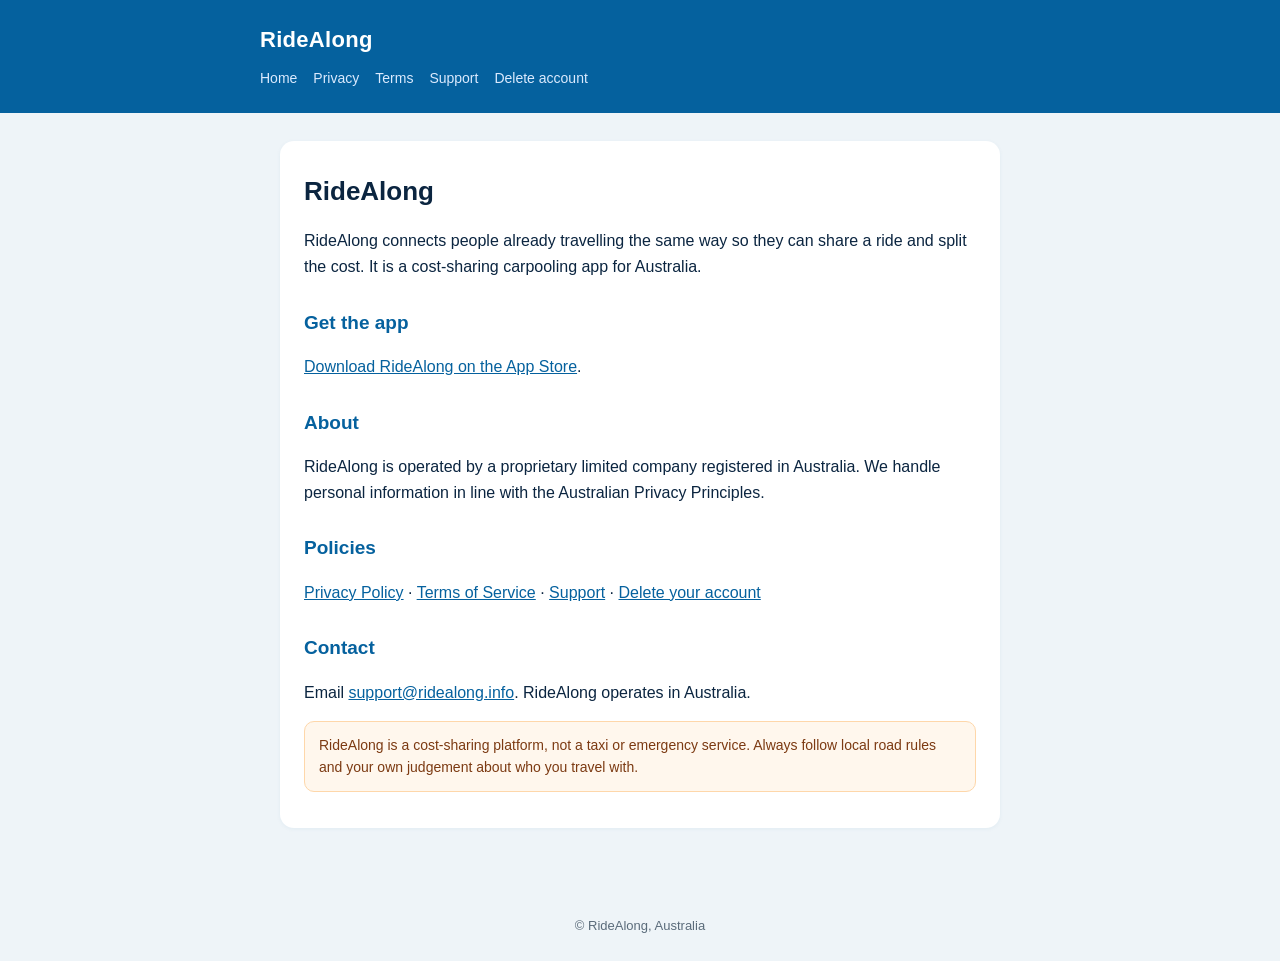
<file: index.html>
<!DOCTYPE html><html lang="en"><head><meta charset="utf-8"><meta name="viewport" content="width=device-width,initial-scale=1"><title>RideAlong — Carpooling across Australia</title><link rel="stylesheet" href="style.css"><meta name="description" content="RideAlong is peer-to-peer carpooling across Australia — share the spare seats on trips people are already making and split the cost. Policies and support."><link rel="canonical" href="https://bobbysw1.github.io/ridealong-legal/index.html"><meta name="theme-color" content="#05619e"><link rel="icon" href="favicon.svg" type="image/svg+xml"><link rel="icon" href="favicon.ico" sizes="any"><link rel="icon" type="image/png" sizes="32x32" href="favicon-32.png"><link rel="icon" type="image/png" sizes="16x16" href="favicon-16.png"><link rel="apple-touch-icon" href="apple-touch-icon.png"><link rel="manifest" href="site.webmanifest"><meta name="twitter:card" content="summary_large_image"><meta property="og:site_name" content="RideAlong"><meta property="og:type" content="website"><meta property="og:locale" content="en_AU"><meta property="og:image" content="https://bobbysw1.github.io/ridealong-legal/og.png"><meta property="og:image:width" content="1200"><meta property="og:image:height" content="630"><meta name="twitter:image" content="https://bobbysw1.github.io/ridealong-legal/og.png"><meta property="og:title" content="RideAlong — share the ride, split the cost"><meta property="og:description" content="RideAlong is peer-to-peer carpooling across Australia — share the spare seats on trips people are already making and split the cost. Policies and support."><meta property="og:url" content="https://bobbysw1.github.io/ridealong-legal/index.html"><meta name="twitter:title" content="RideAlong — share the ride, split the cost"><meta name="twitter:description" content="RideAlong is peer-to-peer carpooling across Australia — share the spare seats on trips people are already making and split the cost. Policies and support."></head><body>
<header><div class="wrap"><div class="brand">RideAlong</div><nav><a href="index.html">Home</a><a href="privacy.html">Privacy</a><a href="terms.html">Terms</a><a href="support.html">Support</a><a href="account-deletion.html">Delete account</a></nav></div></header>
<main><div class="card">
<h1>RideAlong</h1>
<p>RideAlong connects people already travelling the same way so they can share a ride and split the cost. It is a cost-sharing carpooling app for Australia.</p>
<h2>Get the app</h2>
<p><a href="https://apps.apple.com/au/app/id6809434560">Download RideAlong on the App Store</a>.</p>
<h2>About</h2>
<p>RideAlong is operated by a proprietary limited company registered in Australia. We handle personal information in line with the Australian Privacy Principles.</p>
<h2>Policies</h2>
<p><a href="privacy.html">Privacy Policy</a> &middot; <a href="terms.html">Terms of Service</a> &middot; <a href="support.html">Support</a> &middot; <a href="account-deletion.html">Delete your account</a></p>
<h2>Contact</h2>
<p>Email <a href="mailto:support@ridealong.info">support@ridealong.info</a>. RideAlong operates in Australia.</p>
<p class="note">RideAlong is a cost-sharing platform, not a taxi or emergency service. Always follow local road rules and your own judgement about who you travel with.</p>
</div></main>
<footer>&copy; RideAlong, Australia</footer>
</body></html>
</file>
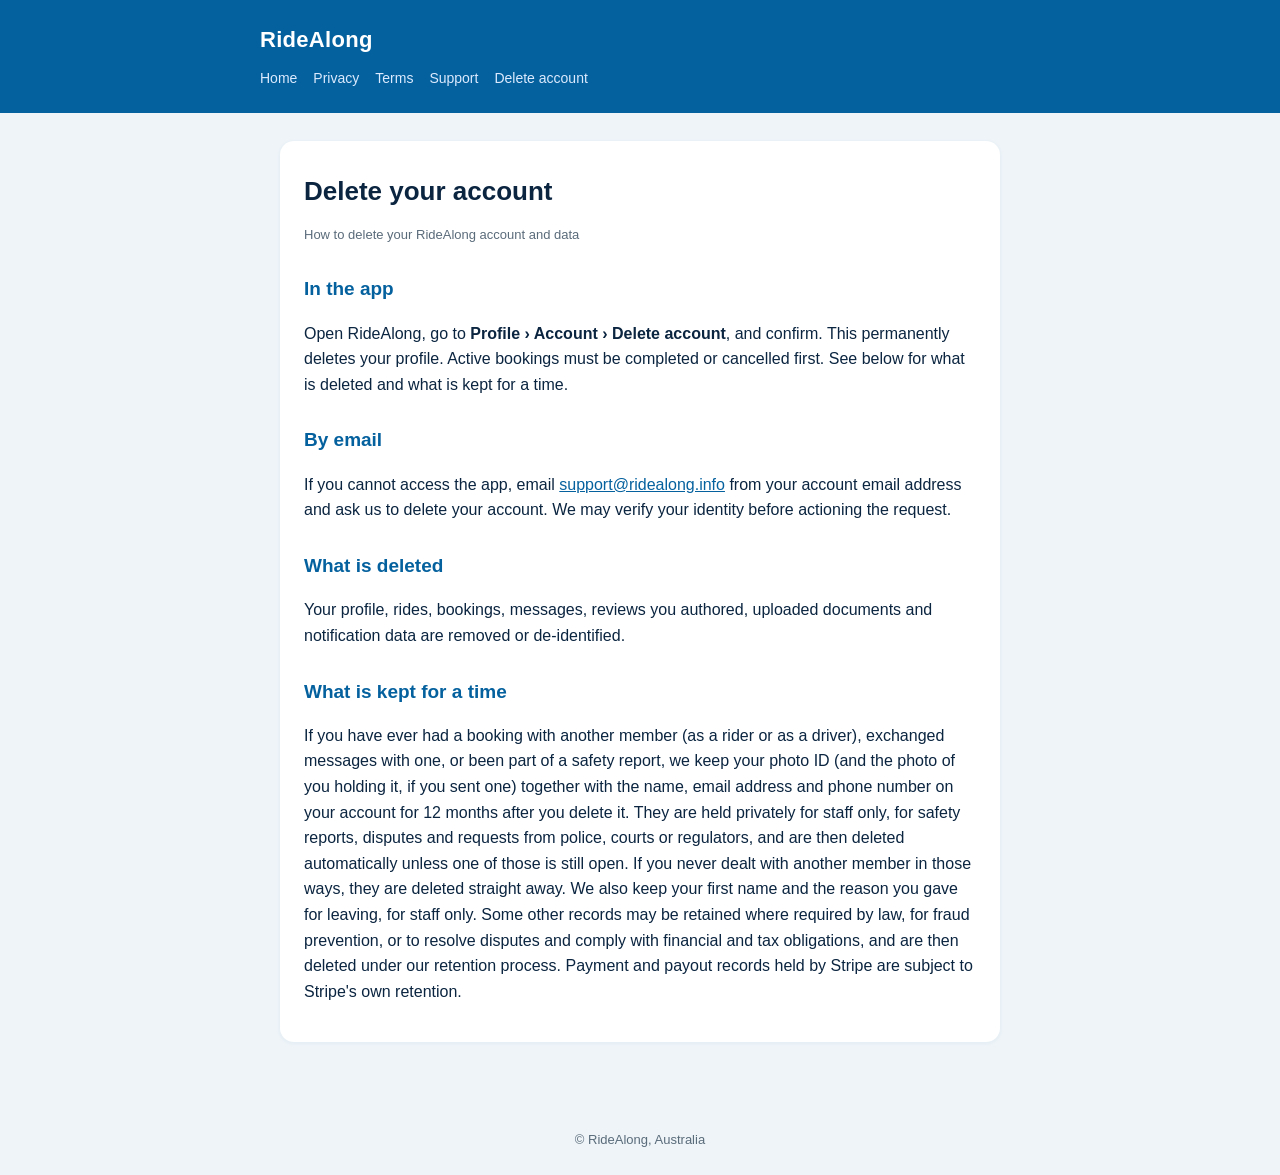
<file: account-deletion.html>
<!DOCTYPE html><html lang="en"><head><meta charset="utf-8"><meta name="viewport" content="width=device-width,initial-scale=1"><title>Delete your RideAlong account</title><link rel="stylesheet" href="style.css"><meta name="description" content="How to permanently delete your RideAlong account and data, from the app or by email."><link rel="canonical" href="https://bobbysw1.github.io/ridealong-legal/account-deletion.html"><meta name="theme-color" content="#05619e"><link rel="icon" href="favicon.svg" type="image/svg+xml"><link rel="icon" href="favicon.ico" sizes="any"><link rel="icon" type="image/png" sizes="32x32" href="favicon-32.png"><link rel="icon" type="image/png" sizes="16x16" href="favicon-16.png"><link rel="apple-touch-icon" href="apple-touch-icon.png"><link rel="manifest" href="site.webmanifest"><meta name="twitter:card" content="summary_large_image"><meta property="og:site_name" content="RideAlong"><meta property="og:type" content="website"><meta property="og:locale" content="en_AU"><meta property="og:image" content="https://bobbysw1.github.io/ridealong-legal/og.png"><meta property="og:image:width" content="1200"><meta property="og:image:height" content="630"><meta name="twitter:image" content="https://bobbysw1.github.io/ridealong-legal/og.png"><meta property="og:title" content="Delete your RideAlong account"><meta property="og:description" content="How to permanently delete your RideAlong account and data, from the app or by email."><meta property="og:url" content="https://bobbysw1.github.io/ridealong-legal/account-deletion.html"><meta name="twitter:title" content="Delete your RideAlong account"><meta name="twitter:description" content="How to permanently delete your RideAlong account and data, from the app or by email."></head><body>
<header><div class="wrap"><div class="brand">RideAlong</div><nav><a href="index.html">Home</a><a href="privacy.html">Privacy</a><a href="terms.html">Terms</a><a href="support.html">Support</a><a href="account-deletion.html">Delete account</a></nav></div></header>
<main><div class="card">
<h1>Delete your account</h1>
<p class="updated">How to delete your RideAlong account and data</p>
<h2>In the app</h2>
<p>Open RideAlong, go to <strong>Profile &rsaquo; Account &rsaquo; Delete account</strong>, and confirm. This permanently deletes your profile. Active bookings must be completed or cancelled first. See below for what is deleted and what is kept for a time.</p>
<h2>By email</h2>
<p>If you cannot access the app, email <a href="mailto:support@ridealong.info">support@ridealong.info</a> from your account email address and ask us to delete your account. We may verify your identity before actioning the request.</p>
<h2>What is deleted</h2>
<p>Your profile, rides, bookings, messages, reviews you authored, uploaded documents and notification data are removed or de-identified.</p>
<h2 id="what-is-kept-for-a-time">What is kept for a time</h2>
<p>If you have ever had a booking with another member (as a rider or as a driver), exchanged messages with one, or been part of a safety report, we keep your photo ID (and the photo of you holding it, if you sent one) together with the name, email address and phone number on your account for 12 months after you delete it. They are held privately for staff only, for safety reports, disputes and requests from police, courts or regulators, and are then deleted automatically unless one of those is still open. If you never dealt with another member in those ways, they are deleted straight away. We also keep your first name and the reason you gave for leaving, for staff only. Some other records may be retained where required by law, for fraud prevention, or to resolve disputes and comply with financial and tax obligations, and are then deleted under our retention process. Payment and payout records held by Stripe are subject to Stripe's own retention.</p>
</div></main>
<footer>&copy; RideAlong, Australia</footer>
</body></html>
</file>
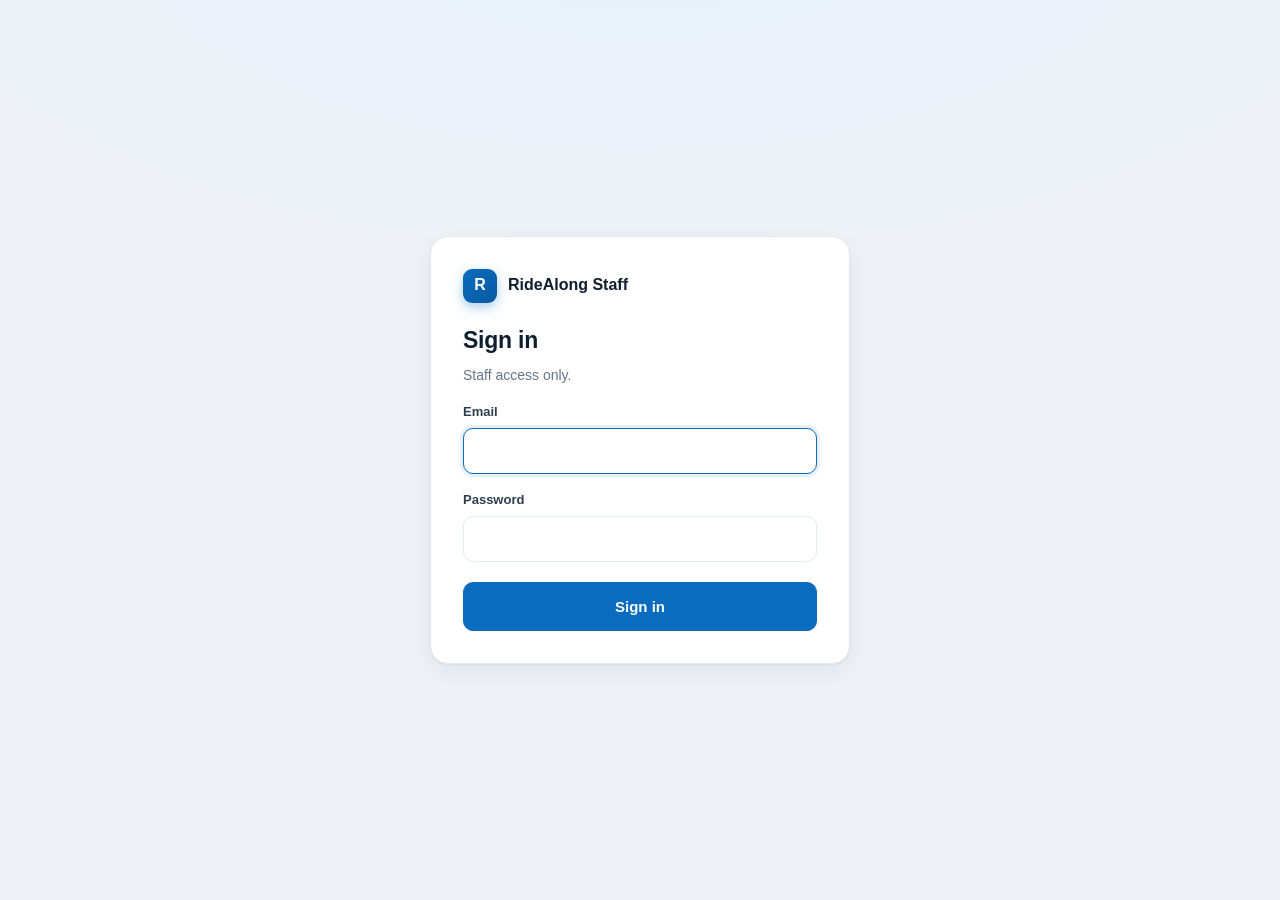
<file: admin.html>
<!doctype html>
<html lang="en-AU">
<head>
<meta charset="utf-8">
<meta name="viewport" content="width=device-width, initial-scale=1, viewport-fit=cover">
<meta name="robots" content="noindex, nofollow">
<meta name="referrer" content="no-referrer">
<meta name="color-scheme" content="light dark">
<meta http-equiv="Content-Security-Policy" content="default-src 'none'; script-src 'self'; style-src 'self' 'unsafe-inline'; img-src 'self' data:; connect-src https://mkeebusqmkazqnpmaoil.supabase.co; base-uri 'none'; form-action 'none'">
<title>RideAlong Staff</title>
<link rel="stylesheet" href="admin.css">
</head>
<body>
<div id="root"></div>
<div id="toast" role="status" aria-live="polite" hidden></div>
<dialog id="dialog"></dialog>
<script src="qrcode.min.js"></script>
<script src="supabase-js-2.45.4.min.js"></script>
<script src="admin.js"></script>
</body>
</html>
</file>
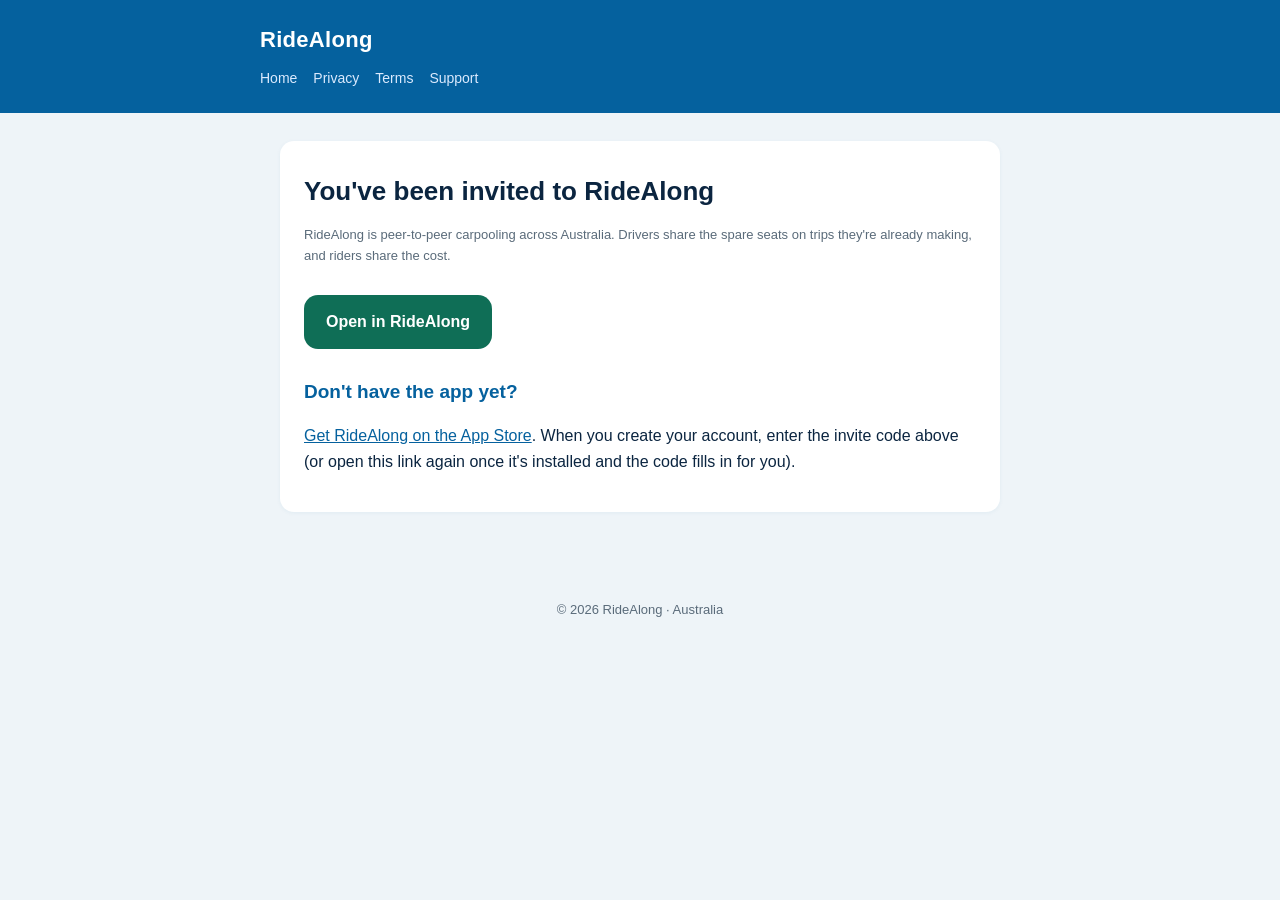
<file: invite.html>
<!DOCTYPE html><html lang="en"><head><meta charset="utf-8"><meta name="viewport" content="width=device-width,initial-scale=1"><title>You're invited to RideAlong</title><link rel="stylesheet" href="style.css"><meta name="description" content="You've been invited to RideAlong — peer-to-peer carpooling across Australia. Open your invite and get the app."><link rel="canonical" href="https://bobbysw1.github.io/ridealong-legal/invite.html"><meta name="theme-color" content="#05619e"><link rel="icon" href="favicon.svg" type="image/svg+xml"><link rel="icon" href="favicon.ico" sizes="any"><link rel="icon" type="image/png" sizes="32x32" href="favicon-32.png"><link rel="icon" type="image/png" sizes="16x16" href="favicon-16.png"><link rel="apple-touch-icon" href="apple-touch-icon.png"><link rel="manifest" href="site.webmanifest"><meta name="twitter:card" content="summary_large_image"><meta property="og:site_name" content="RideAlong"><meta property="og:type" content="website"><meta property="og:locale" content="en_AU"><meta property="og:image" content="https://bobbysw1.github.io/ridealong-legal/og.png"><meta property="og:image:width" content="1200"><meta property="og:image:height" content="630"><meta name="twitter:image" content="https://bobbysw1.github.io/ridealong-legal/og.png"><meta property="og:title" content="You're invited to RideAlong"><meta property="og:description" content="You've been invited to RideAlong — peer-to-peer carpooling across Australia. Open your invite and get the app."><meta property="og:url" content="https://bobbysw1.github.io/ridealong-legal/invite.html"><meta name="twitter:title" content="You're invited to RideAlong"><meta name="twitter:description" content="You've been invited to RideAlong — peer-to-peer carpooling across Australia. Open your invite and get the app."></head><body>
<header><div class="wrap"><div class="brand">RideAlong</div><nav><a href="index.html">Home</a><a href="privacy.html">Privacy</a><a href="terms.html">Terms</a><a href="support.html">Support</a></nav></div></header>
<main><div class="card">
<h1>You've been invited to RideAlong</h1>
<p class="updated">RideAlong is peer-to-peer carpooling across Australia. Drivers share the spare seats on trips they're already making, and riders share the cost.</p>
<p id="codeline" style="display:none;">Your invite code: <strong id="code" style="font-family:ui-monospace,Menlo,monospace;font-size:1.3em;letter-spacing:.06em;"></strong></p>
<p style="margin:28px 0;">
  <a id="open" class="btn" href="#" style="display:inline-block;padding:14px 22px;border-radius:14px;background:#0f6e56;color:#fff;text-decoration:none;font-weight:600;">Open in RideAlong</a>
</p>
<h2>Don't have the app yet?</h2>
<p><a id="store" href="https://apps.apple.com/au/app/id6809434560">Get RideAlong on the App Store</a>. When you create your account, enter the invite code above (or open this link again once it's installed and the code fills in for you).</p>
</div></main>
<footer><div class="wrap">&copy; <span id="y"></span> RideAlong &middot; Australia</div></footer>
<script>
  document.getElementById('y').textContent = new Date().getFullYear();
  // Only letters and digits are ever used from the URL, so nothing else can reach the page or the app link.
  var code = (new URLSearchParams(location.search).get('code') || '').replace(/[^A-Za-z0-9]/g, '').toUpperCase().slice(0, 12);
  document.getElementById('open').setAttribute('href', code.length >= 4 ? 'ridealong://invite/' + code : 'ridealong://');
  if (code.length >= 4) { document.getElementById('code').textContent = code; document.getElementById('codeline').style.display = 'block'; }
  // Android: Chrome only opens an installed app reliably through an intent link, which also falls back
  // to Google Play when RideAlong isn't installed. iPhone keeps the ridealong:// link and the App Store.
  var play = 'https://play.google.com/store/apps/details?id=au.com.ridealong.app';
  if (/Android/i.test(navigator.userAgent)) {
    var store = document.getElementById('store');
    store.setAttribute('href', play); store.textContent = 'Get RideAlong on Google Play';
    document.getElementById('open').setAttribute('href', 'intent://' + (code.length >= 4 ? 'invite/' + code : '') + '#Intent;scheme=ridealong;package=au.com.ridealong.app;S.browser_fallback_url=' + encodeURIComponent(play) + ';end');
  }
</script>
</body></html>
</file>
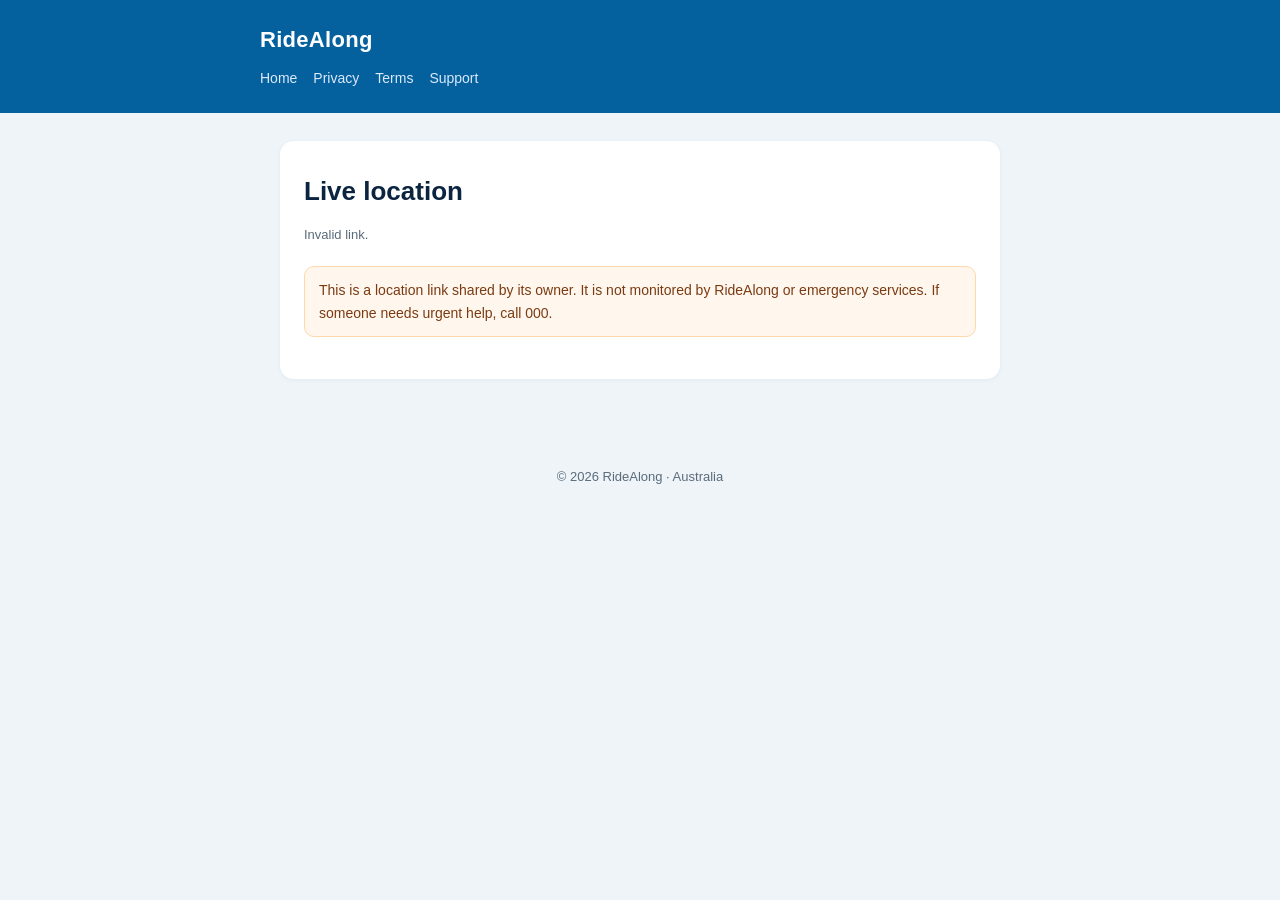
<file: live.html>
<!DOCTYPE html><html lang="en"><head><meta charset="utf-8"><meta name="viewport" content="width=device-width,initial-scale=1"><title>RideAlong live location</title><link rel="stylesheet" href="style.css"><link rel="stylesheet" href="vendor/leaflet/leaflet.css"><meta name="description" content="A live-location link shared from RideAlong."><link rel="canonical" href="https://bobbysw1.github.io/ridealong-legal/live.html"><meta name="robots" content="noindex,follow"><meta name="theme-color" content="#05619e"><link rel="icon" href="favicon.svg" type="image/svg+xml"><link rel="icon" href="favicon.ico" sizes="any"><link rel="icon" type="image/png" sizes="32x32" href="favicon-32.png"><link rel="icon" type="image/png" sizes="16x16" href="favicon-16.png"><link rel="apple-touch-icon" href="apple-touch-icon.png"><link rel="manifest" href="site.webmanifest"><meta name="twitter:card" content="summary_large_image"><meta property="og:site_name" content="RideAlong"><meta property="og:type" content="website"><meta property="og:locale" content="en_AU"><meta property="og:image" content="https://bobbysw1.github.io/ridealong-legal/og.png"><meta property="og:image:width" content="1200"><meta property="og:image:height" content="630"><meta name="twitter:image" content="https://bobbysw1.github.io/ridealong-legal/og.png"><meta property="og:title" content="RideAlong live location"><meta property="og:description" content="A live-location link shared from RideAlong."><meta property="og:url" content="https://bobbysw1.github.io/ridealong-legal/live.html"><meta name="twitter:title" content="RideAlong live location"><meta name="twitter:description" content="A live-location link shared from RideAlong."></head><body>
<header><div class="wrap"><div class="brand">RideAlong</div><nav><a href="index.html">Home</a><a href="privacy.html">Privacy</a><a href="terms.html">Terms</a><a href="support.html">Support</a></nav></div></header>
<main><div class="card"><h1>Live location</h1><p class="updated" id="status">Checking this live-location link…</p><div id="map" style="height:330px;border-radius:14px;display:none"></div><p class="note">This is a location link shared by its owner. It is not monitored by RideAlong or emergency services. If someone needs urgent help, call 000.</p><p class="updated" id="updated"></p></div></main>
<footer><div class="wrap">&copy; <span id="y"></span> RideAlong &middot; Australia</div></footer>
<script src="vendor/leaflet/leaflet.js"></script><script>
document.getElementById('y').textContent=new Date().getFullYear();
L.Icon.Default.prototype.options.imagePath='vendor/leaflet/images/';
const token=new URLSearchParams(location.search).get('token')||''; const status=document.getElementById('status'), updated=document.getElementById('updated'), mapEl=document.getElementById('map'); let map, marker;
function setStatus(text){status.textContent=text} function age(iso){return iso?Math.max(0,Math.round((Date.now()-new Date(iso))/1000)):null}
async function poll(){if(!/^[a-f0-9]{32}$/i.test(token)){setStatus('Invalid link.');return} try { const r=await fetch('https://mkeebusqmkazqnpmaoil.supabase.co/functions/v1/live-location?token='+encodeURIComponent(token)); if(r.status===404){setStatus('Invalid link.');return} const d=await r.json(); if(!d.active){setStatus(d.expired?'This link has expired.':'Sharing has stopped.'); mapEl.style.display='none'; updated.textContent='';return} if(d.lat==null||d.lon==null){setStatus('Waiting for the first location update…');return} setStatus('Location is being shared.'); mapEl.style.display='block'; const point=[d.lat,d.lon]; if(!map){map=L.map('map').setView(point,15);L.tileLayer('https://{s}.tile.openstreetmap.org/{z}/{x}/{y}.png',{maxZoom:19,attribution:'© OpenStreetMap contributors'}).addTo(map);marker=L.marker(point).addTo(map)}else{marker.setLatLng(point);map.setView(point)} const seconds=age(d.updatedAt);updated.textContent=seconds===null?'Waiting for an update.':'Updated '+seconds+'s ago'+(d.accuracy!=null?' · accuracy ±'+Math.round(d.accuracy)+' m':''); }catch(_){setStatus('Could not refresh the location. Trying again…')} }
poll();setInterval(poll,10000);
</script></body></html>
</file>
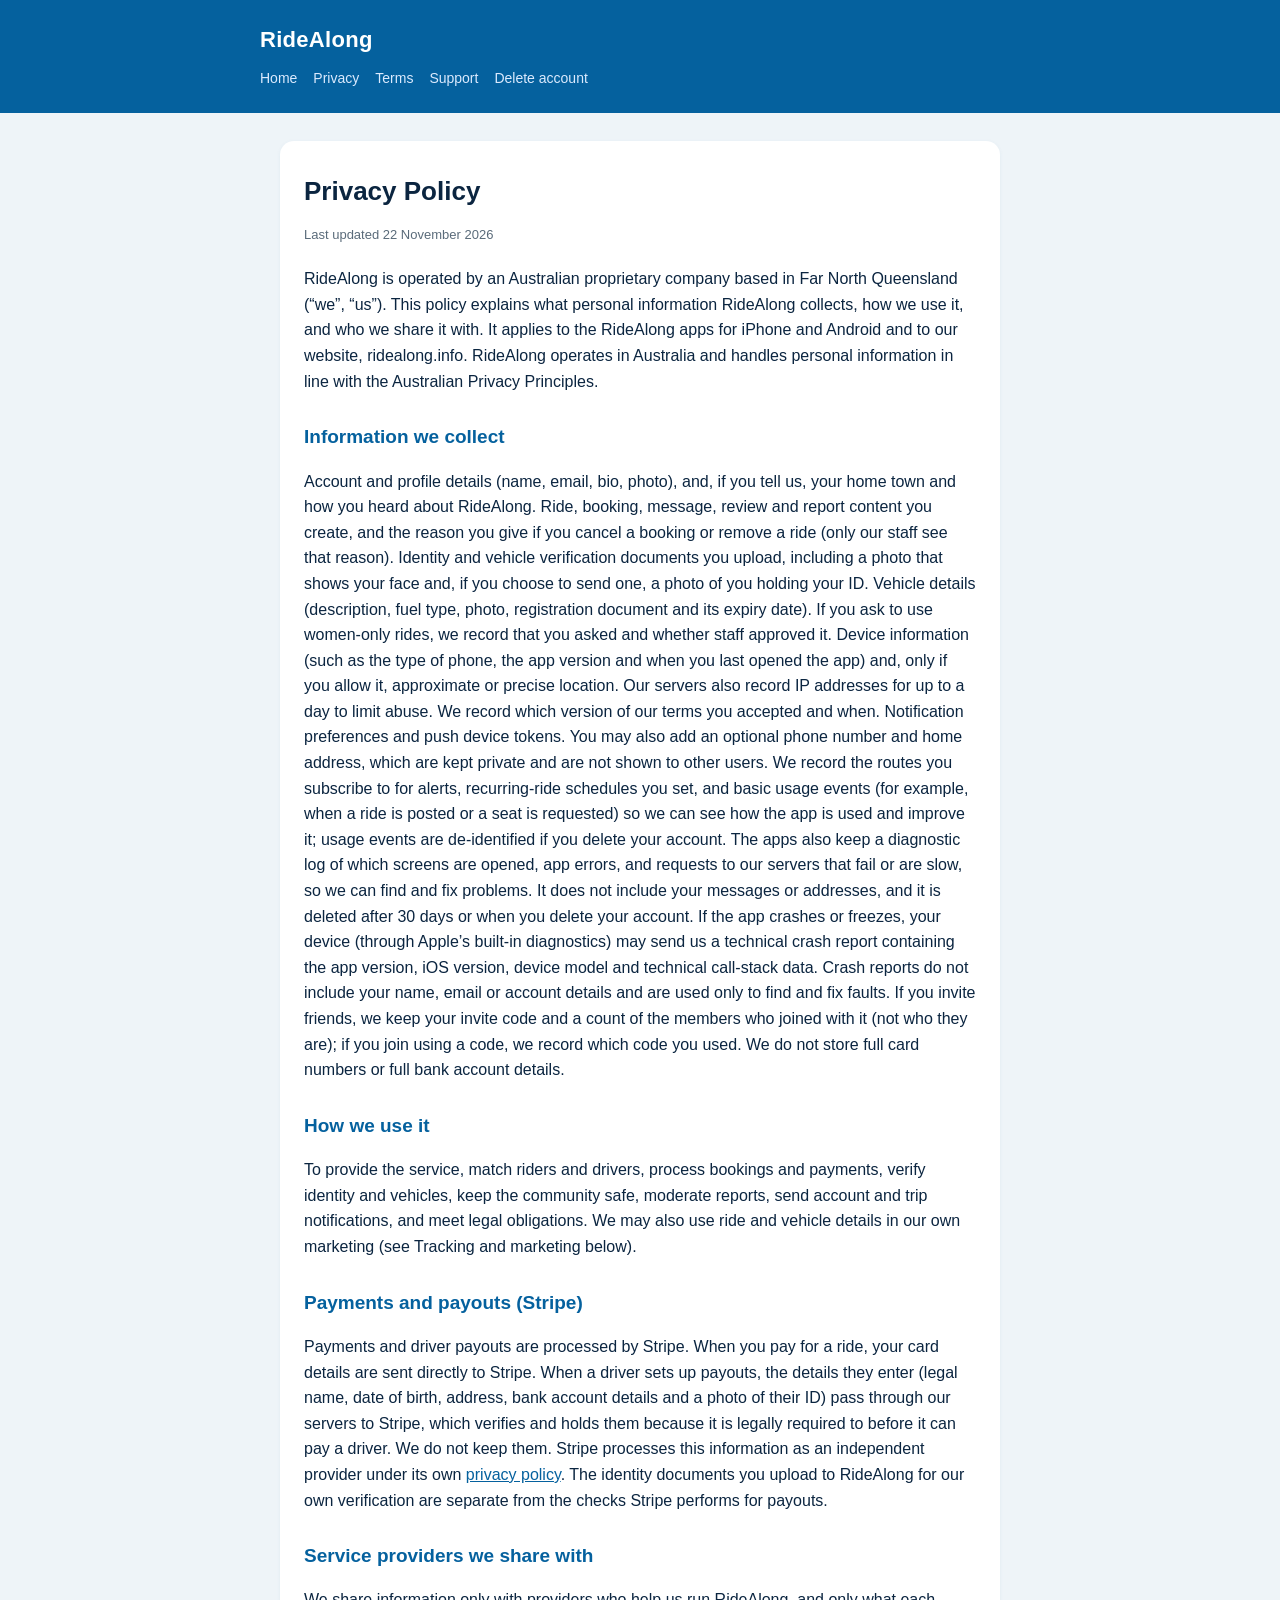
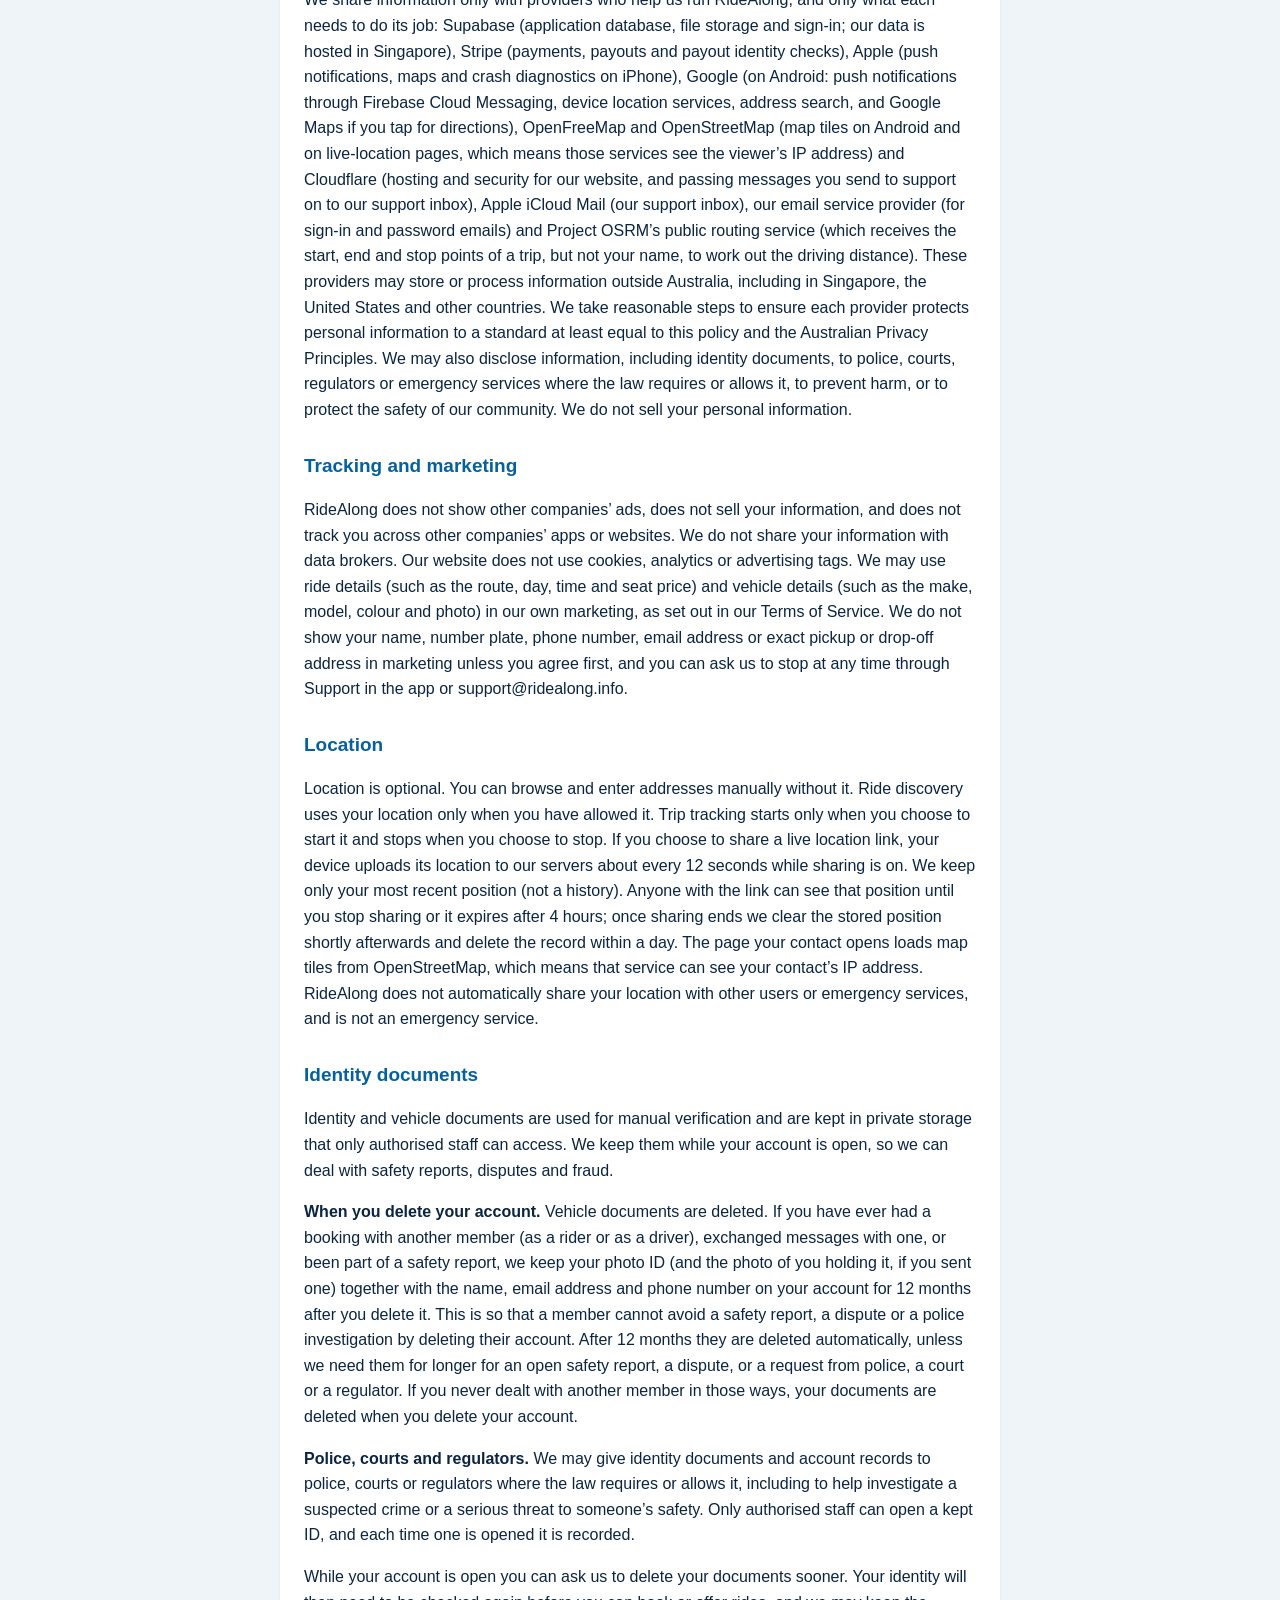
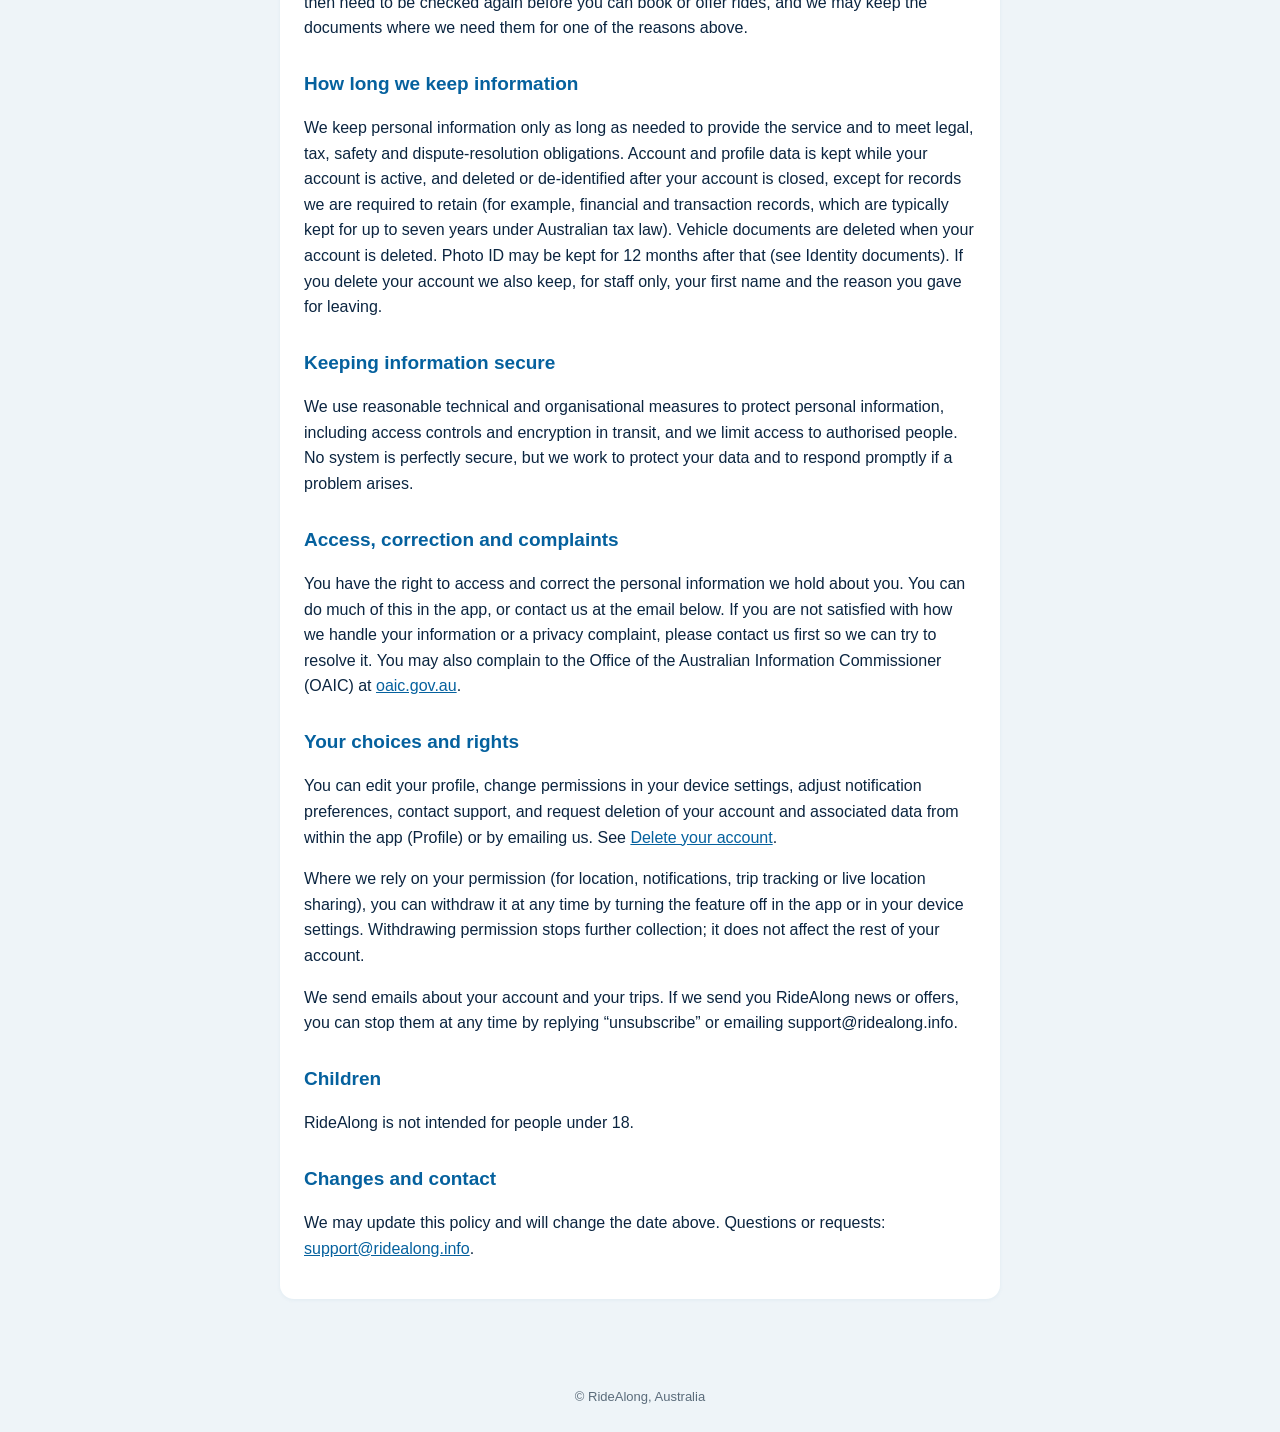
<file: privacy.html>
<!DOCTYPE html><html lang="en"><head><meta charset="utf-8"><meta name="viewport" content="width=device-width,initial-scale=1"><title>RideAlong Privacy Policy</title><link rel="stylesheet" href="style.css"><meta name="description" content="How RideAlong collects, uses and protects your personal information, in line with the Australian Privacy Principles."><link rel="canonical" href="https://bobbysw1.github.io/ridealong-legal/privacy.html"><meta name="theme-color" content="#05619e"><link rel="icon" href="favicon.svg" type="image/svg+xml"><link rel="icon" href="favicon.ico" sizes="any"><link rel="icon" type="image/png" sizes="32x32" href="favicon-32.png"><link rel="icon" type="image/png" sizes="16x16" href="favicon-16.png"><link rel="apple-touch-icon" href="apple-touch-icon.png"><link rel="manifest" href="site.webmanifest"><meta name="twitter:card" content="summary_large_image"><meta property="og:site_name" content="RideAlong"><meta property="og:type" content="website"><meta property="og:locale" content="en_AU"><meta property="og:image" content="https://bobbysw1.github.io/ridealong-legal/og.png"><meta property="og:image:width" content="1200"><meta property="og:image:height" content="630"><meta name="twitter:image" content="https://bobbysw1.github.io/ridealong-legal/og.png"><meta property="og:title" content="RideAlong Privacy Policy"><meta property="og:description" content="How RideAlong collects, uses and protects your personal information, in line with the Australian Privacy Principles."><meta property="og:url" content="https://bobbysw1.github.io/ridealong-legal/privacy.html"><meta name="twitter:title" content="RideAlong Privacy Policy"><meta name="twitter:description" content="How RideAlong collects, uses and protects your personal information, in line with the Australian Privacy Principles."></head><body>
<header><div class="wrap"><div class="brand">RideAlong</div><nav><a href="index.html">Home</a><a href="privacy.html">Privacy</a><a href="terms.html">Terms</a><a href="support.html">Support</a><a href="account-deletion.html">Delete account</a></nav></div></header>
<main><div class="card">
<h1>Privacy Policy</h1>
<p class="updated">Last updated 22 November 2026</p>
<p>RideAlong is operated by an Australian proprietary company based in Far North Queensland (&ldquo;we&rdquo;, &ldquo;us&rdquo;). This policy explains what personal information RideAlong collects, how we use it, and who we share it with. It applies to the RideAlong apps for iPhone and Android and to our website, ridealong.info. RideAlong operates in Australia and handles personal information in line with the Australian Privacy Principles.</p>

<h2 id="information-we-collect">Information we collect</h2>
<p>Account and profile details (name, email, bio, photo), and, if you tell us, your home town and how you heard about RideAlong. Ride, booking, message, review and report content you create, and the reason you give if you cancel a booking or remove a ride (only our staff see that reason). Identity and vehicle verification documents you upload, including a photo that shows your face and, if you choose to send one, a photo of you holding your ID. Vehicle details (description, fuel type, photo, registration document and its expiry date). If you ask to use women-only rides, we record that you asked and whether staff approved it. Device information (such as the type of phone, the app version and when you last opened the app) and, only if you allow it, approximate or precise location. Our servers also record IP addresses for up to a day to limit abuse. We record which version of our terms you accepted and when. Notification preferences and push device tokens. You may also add an optional phone number and home address, which are kept private and are not shown to other users. We record the routes you subscribe to for alerts, recurring-ride schedules you set, and basic usage events (for example, when a ride is posted or a seat is requested) so we can see how the app is used and improve it; usage events are de-identified if you delete your account. The apps also keep a diagnostic log of which screens are opened, app errors, and requests to our servers that fail or are slow, so we can find and fix problems. It does not include your messages or addresses, and it is deleted after 30 days or when you delete your account. If the app crashes or freezes, your device (through Apple’s built-in diagnostics) may send us a technical crash report containing the app version, iOS version, device model and technical call-stack data. Crash reports do not include your name, email or account details and are used only to find and fix faults. If you invite friends, we keep your invite code and a count of the members who joined with it (not who they are); if you join using a code, we record which code you used. We do not store full card numbers or full bank account details.</p>

<h2 id="how-we-use-it">How we use it</h2>
<p>To provide the service, match riders and drivers, process bookings and payments, verify identity and vehicles, keep the community safe, moderate reports, send account and trip notifications, and meet legal obligations. We may also use ride and vehicle details in our own marketing (see Tracking and marketing below).</p>

<h2 id="payments-and-payouts-stripe">Payments and payouts (Stripe)</h2>
<p>Payments and driver payouts are processed by Stripe. When you pay for a ride, your card details are sent directly to Stripe. When a driver sets up payouts, the details they enter (legal name, date of birth, address, bank account details and a photo of their ID) pass through our servers to Stripe, which verifies and holds them because it is legally required to before it can pay a driver. We do not keep them. Stripe processes this information as an independent provider under its own <a href="https://stripe.com/privacy">privacy policy</a>. The identity documents you upload to RideAlong for our own verification are separate from the checks Stripe performs for payouts.</p>

<h2 id="service-providers-we-share-with">Service providers we share with</h2>
<p>We share information only with providers who help us run RideAlong, and only what each needs to do its job: Supabase (application database, file storage and sign-in; our data is hosted in Singapore), Stripe (payments, payouts and payout identity checks), Apple (push notifications, maps and crash diagnostics on iPhone), Google (on Android: push notifications through Firebase Cloud Messaging, device location services, address search, and Google Maps if you tap for directions), OpenFreeMap and OpenStreetMap (map tiles on Android and on live-location pages, which means those services see the viewer&rsquo;s IP address) and Cloudflare (hosting and security for our website, and passing messages you send to support on to our support inbox), Apple iCloud Mail (our support inbox), our email service provider (for sign-in and password emails) and Project OSRM&rsquo;s public routing service (which receives the start, end and stop points of a trip, but not your name, to work out the driving distance). These providers may store or process information outside Australia, including in Singapore, the United States and other countries. We take reasonable steps to ensure each provider protects personal information to a standard at least equal to this policy and the Australian Privacy Principles. We may also disclose information, including identity documents, to police, courts, regulators or emergency services where the law requires or allows it, to prevent harm, or to protect the safety of our community. We do not sell your personal information.</p>

<h2 id="tracking-and-marketing">Tracking and marketing</h2>
<p>RideAlong does not show other companies&rsquo; ads, does not sell your information, and does not track you across other companies&rsquo; apps or websites. We do not share your information with data brokers. Our website does not use cookies, analytics or advertising tags. We may use ride details (such as the route, day, time and seat price) and vehicle details (such as the make, model, colour and photo) in our own marketing, as set out in our Terms of Service. We do not show your name, number plate, phone number, email address or exact pickup or drop-off address in marketing unless you agree first, and you can ask us to stop at any time through Support in the app or support@ridealong.info.</p>

<h2 id="location">Location</h2>
<p>Location is optional. You can browse and enter addresses manually without it. Ride discovery uses your location only when you have allowed it. Trip tracking starts only when you choose to start it and stops when you choose to stop. If you choose to share a live location link, your device uploads its location to our servers about every 12 seconds while sharing is on. We keep only your most recent position (not a history). Anyone with the link can see that position until you stop sharing or it expires after 4 hours; once sharing ends we clear the stored position shortly afterwards and delete the record within a day. The page your contact opens loads map tiles from OpenStreetMap, which means that service can see your contact&rsquo;s IP address. RideAlong does not automatically share your location with other users or emergency services, and is not an emergency service.</p>

<h2 id="identity-documents">Identity documents</h2>
<p>Identity and vehicle documents are used for manual verification and are kept in private storage that only authorised staff can access. We keep them while your account is open, so we can deal with safety reports, disputes and fraud.</p>
<p><strong>When you delete your account.</strong> Vehicle documents are deleted. If you have ever had a booking with another member (as a rider or as a driver), exchanged messages with one, or been part of a safety report, we keep your photo ID (and the photo of you holding it, if you sent one) together with the name, email address and phone number on your account for 12 months after you delete it. This is so that a member cannot avoid a safety report, a dispute or a police investigation by deleting their account. After 12 months they are deleted automatically, unless we need them for longer for an open safety report, a dispute, or a request from police, a court or a regulator. If you never dealt with another member in those ways, your documents are deleted when you delete your account.</p>
<p><strong>Police, courts and regulators.</strong> We may give identity documents and account records to police, courts or regulators where the law requires or allows it, including to help investigate a suspected crime or a serious threat to someone&rsquo;s safety. Only authorised staff can open a kept ID, and each time one is opened it is recorded.</p>
<p>While your account is open you can ask us to delete your documents sooner. Your identity will then need to be checked again before you can book or offer rides, and we may keep the documents where we need them for one of the reasons above.</p>

<h2 id="how-long-we-keep-information">How long we keep information</h2>
<p>We keep personal information only as long as needed to provide the service and to meet legal, tax, safety and dispute-resolution obligations. Account and profile data is kept while your account is active, and deleted or de-identified after your account is closed, except for records we are required to retain (for example, financial and transaction records, which are typically kept for up to seven years under Australian tax law). Vehicle documents are deleted when your account is deleted. Photo ID may be kept for 12 months after that (see Identity documents). If you delete your account we also keep, for staff only, your first name and the reason you gave for leaving.</p>

<h2 id="keeping-information-secure">Keeping information secure</h2>
<p>We use reasonable technical and organisational measures to protect personal information, including access controls and encryption in transit, and we limit access to authorised people. No system is perfectly secure, but we work to protect your data and to respond promptly if a problem arises.</p>

<h2 id="access-correction-and-complaints">Access, correction and complaints</h2>
<p>You have the right to access and correct the personal information we hold about you. You can do much of this in the app, or contact us at the email below. If you are not satisfied with how we handle your information or a privacy complaint, please contact us first so we can try to resolve it. You may also complain to the Office of the Australian Information Commissioner (OAIC) at <a href="https://www.oaic.gov.au">oaic.gov.au</a>.</p>

<h2 id="your-choices-and-rights">Your choices and rights</h2>
<p>You can edit your profile, change permissions in your device settings, adjust notification preferences, contact support, and request deletion of your account and associated data from within the app (Profile) or by emailing us. See <a href="account-deletion.html">Delete your account</a>.</p>
<p>Where we rely on your permission (for location, notifications, trip tracking or live location sharing), you can withdraw it at any time by turning the feature off in the app or in your device settings. Withdrawing permission stops further collection; it does not affect the rest of your account.</p>
<p>We send emails about your account and your trips. If we send you RideAlong news or offers, you can stop them at any time by replying &ldquo;unsubscribe&rdquo; or emailing support@ridealong.info.</p>

<h2 id="children">Children</h2>
<p>RideAlong is not intended for people under 18.</p>

<h2 id="changes-and-contact">Changes and contact</h2>
<p>We may update this policy and will change the date above. Questions or requests: <a href="mailto:support@ridealong.info">support@ridealong.info</a>.</p>
</div></main>
<footer>&copy; RideAlong, Australia</footer>
</body></html>
</file>
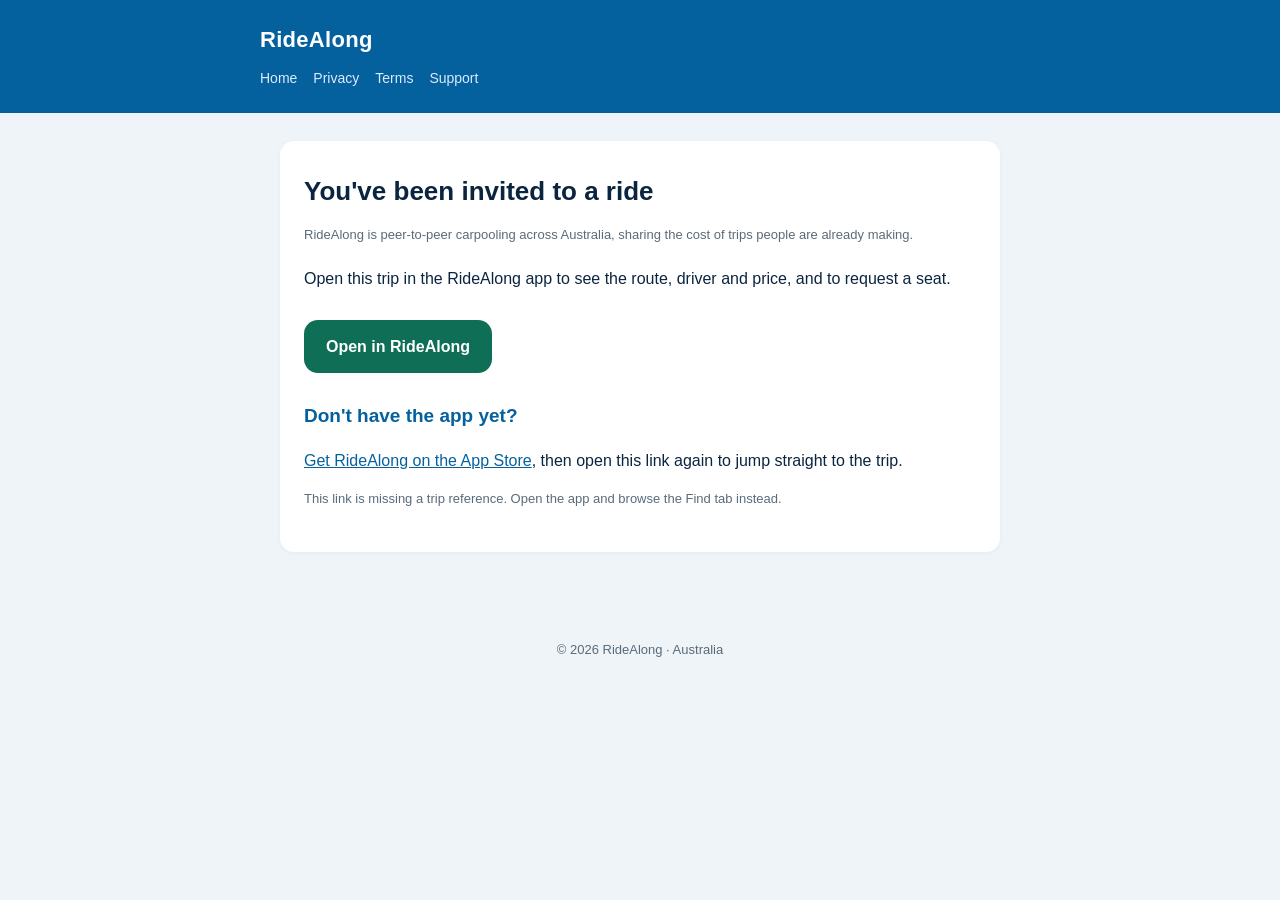
<file: ride.html>
<!DOCTYPE html><html lang="en"><head><meta charset="utf-8"><meta name="viewport" content="width=device-width,initial-scale=1"><title>A RideAlong trip</title><link rel="stylesheet" href="style.css"><meta name="description" content="Open a shared RideAlong trip to see the route, driver and price, and request a seat."><link rel="canonical" href="https://bobbysw1.github.io/ridealong-legal/ride.html"><meta name="theme-color" content="#05619e"><link rel="icon" href="favicon.svg" type="image/svg+xml"><link rel="icon" href="favicon.ico" sizes="any"><link rel="icon" type="image/png" sizes="32x32" href="favicon-32.png"><link rel="icon" type="image/png" sizes="16x16" href="favicon-16.png"><link rel="apple-touch-icon" href="apple-touch-icon.png"><link rel="manifest" href="site.webmanifest"><meta name="twitter:card" content="summary_large_image"><meta property="og:site_name" content="RideAlong"><meta property="og:type" content="website"><meta property="og:locale" content="en_AU"><meta property="og:image" content="https://bobbysw1.github.io/ridealong-legal/og.png"><meta property="og:image:width" content="1200"><meta property="og:image:height" content="630"><meta name="twitter:image" content="https://bobbysw1.github.io/ridealong-legal/og.png"><meta property="og:title" content="A shared trip on RideAlong"><meta property="og:description" content="Open a shared RideAlong trip to see the route, driver and price, and request a seat."><meta property="og:url" content="https://bobbysw1.github.io/ridealong-legal/ride.html"><meta name="twitter:title" content="A shared trip on RideAlong"><meta name="twitter:description" content="Open a shared RideAlong trip to see the route, driver and price, and request a seat."></head><body>
<header><div class="wrap"><div class="brand">RideAlong</div><nav><a href="index.html">Home</a><a href="privacy.html">Privacy</a><a href="terms.html">Terms</a><a href="support.html">Support</a></nav></div></header>
<main><div class="card">
<h1>You've been invited to a ride</h1>
<p class="updated">RideAlong is peer-to-peer carpooling across Australia, sharing the cost of trips people are already making.</p>
<p>Open this trip in the RideAlong app to see the route, driver and price, and to request a seat.</p>
<p style="margin:28px 0;">
  <a id="open" class="btn" href="#" style="display:inline-block;padding:14px 22px;border-radius:14px;background:#0f6e56;color:#fff;text-decoration:none;font-weight:600;">Open in RideAlong</a>
</p>
<h2>Don't have the app yet?</h2>
<p><a id="store" href="https://apps.apple.com/au/app/id6809434560">Get RideAlong on the App Store</a>, then open this link again to jump straight to the trip.</p>
<p class="updated" id="fallback"></p>
</div></main>
<footer><div class="wrap">&copy; <span id="y"></span> RideAlong &middot; Australia</div></footer>
<script>
  document.getElementById('y').textContent = new Date().getFullYear();
  var params = new URLSearchParams(location.search);
  var id = (params.get('id') || '').replace(/[^a-fA-F0-9-]/g, '');
  var appLink = id ? 'ridealong://ride/' + id : 'ridealong://';
  document.getElementById('open').setAttribute('href', appLink);
  if (!id) { document.getElementById('fallback').textContent = 'This link is missing a trip reference. Open the app and browse the Find tab instead.'; }
  // Android: Chrome only opens an installed app reliably through an intent link, which also falls back
  // to Google Play when RideAlong isn't installed. iPhone keeps the ridealong:// link and the App Store.
  var play = 'https://play.google.com/store/apps/details?id=au.com.ridealong.app';
  if (/Android/i.test(navigator.userAgent)) {
    var store = document.getElementById('store');
    store.setAttribute('href', play); store.textContent = 'Get RideAlong on Google Play';
    document.getElementById('open').setAttribute('href', 'intent://' + (id ? 'ride/' + id : '') + '#Intent;scheme=ridealong;package=au.com.ridealong.app;S.browser_fallback_url=' + encodeURIComponent(play) + ';end');
  }
</script>
</body></html>
</file>
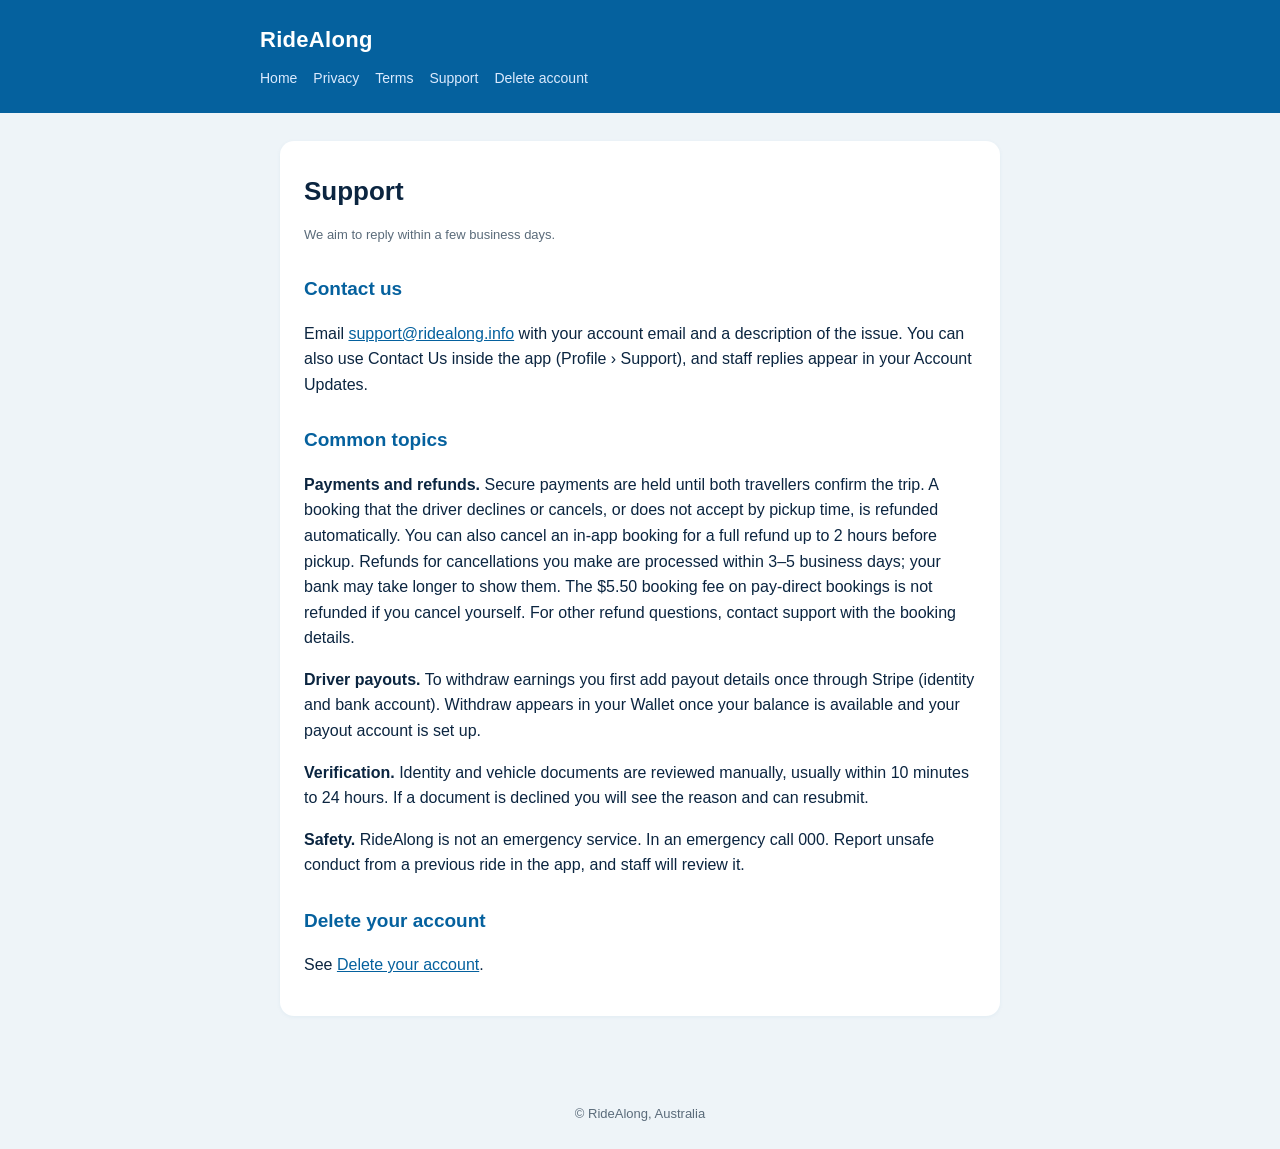
<file: support.html>
<!DOCTYPE html><html lang="en"><head><meta charset="utf-8"><meta name="viewport" content="width=device-width,initial-scale=1"><title>RideAlong Support</title><link rel="stylesheet" href="style.css"><meta name="description" content="Get help with RideAlong: payments and refunds, driver payouts, verification, safety, and deleting your account."><link rel="canonical" href="https://bobbysw1.github.io/ridealong-legal/support.html"><meta name="theme-color" content="#05619e"><link rel="icon" href="favicon.svg" type="image/svg+xml"><link rel="icon" href="favicon.ico" sizes="any"><link rel="icon" type="image/png" sizes="32x32" href="favicon-32.png"><link rel="icon" type="image/png" sizes="16x16" href="favicon-16.png"><link rel="apple-touch-icon" href="apple-touch-icon.png"><link rel="manifest" href="site.webmanifest"><meta name="twitter:card" content="summary_large_image"><meta property="og:site_name" content="RideAlong"><meta property="og:type" content="website"><meta property="og:locale" content="en_AU"><meta property="og:image" content="https://bobbysw1.github.io/ridealong-legal/og.png"><meta property="og:image:width" content="1200"><meta property="og:image:height" content="630"><meta name="twitter:image" content="https://bobbysw1.github.io/ridealong-legal/og.png"><meta property="og:title" content="RideAlong Support"><meta property="og:description" content="Get help with RideAlong: payments and refunds, driver payouts, verification, safety, and deleting your account."><meta property="og:url" content="https://bobbysw1.github.io/ridealong-legal/support.html"><meta name="twitter:title" content="RideAlong Support"><meta name="twitter:description" content="Get help with RideAlong: payments and refunds, driver payouts, verification, safety, and deleting your account."></head><body>
<header><div class="wrap"><div class="brand">RideAlong</div><nav><a href="index.html">Home</a><a href="privacy.html">Privacy</a><a href="terms.html">Terms</a><a href="support.html">Support</a><a href="account-deletion.html">Delete account</a></nav></div></header>
<main><div class="card">
<h1>Support</h1>
<p class="updated">We aim to reply within a few business days.</p>
<h2>Contact us</h2>
<p>Email <a href="mailto:support@ridealong.info">support@ridealong.info</a> with your account email and a description of the issue. You can also use Contact Us inside the app (Profile &rsaquo; Support), and staff replies appear in your Account Updates.</p>
<h2>Common topics</h2>
<p><strong>Payments and refunds.</strong> Secure payments are held until both travellers confirm the trip. A booking that the driver declines or cancels, or does not accept by pickup time, is refunded automatically. You can also cancel an in-app booking for a full refund up to 2 hours before pickup. Refunds for cancellations you make are processed within 3–5 business days; your bank may take longer to show them. The $5.50 booking fee on pay-direct bookings is not refunded if you cancel yourself. For other refund questions, contact support with the booking details.</p>
<p><strong>Driver payouts.</strong> To withdraw earnings you first add payout details once through Stripe (identity and bank account). Withdraw appears in your Wallet once your balance is available and your payout account is set up.</p>
<p><strong>Verification.</strong> Identity and vehicle documents are reviewed manually, usually within 10 minutes to 24 hours. If a document is declined you will see the reason and can resubmit.</p>
<p><strong>Safety.</strong> RideAlong is not an emergency service. In an emergency call 000. Report unsafe conduct from a previous ride in the app, and staff will review it.</p>
<h2>Delete your account</h2>
<p>See <a href="account-deletion.html">Delete your account</a>.</p>
</div></main>
<footer>&copy; RideAlong, Australia</footer>
</body></html>
</file>
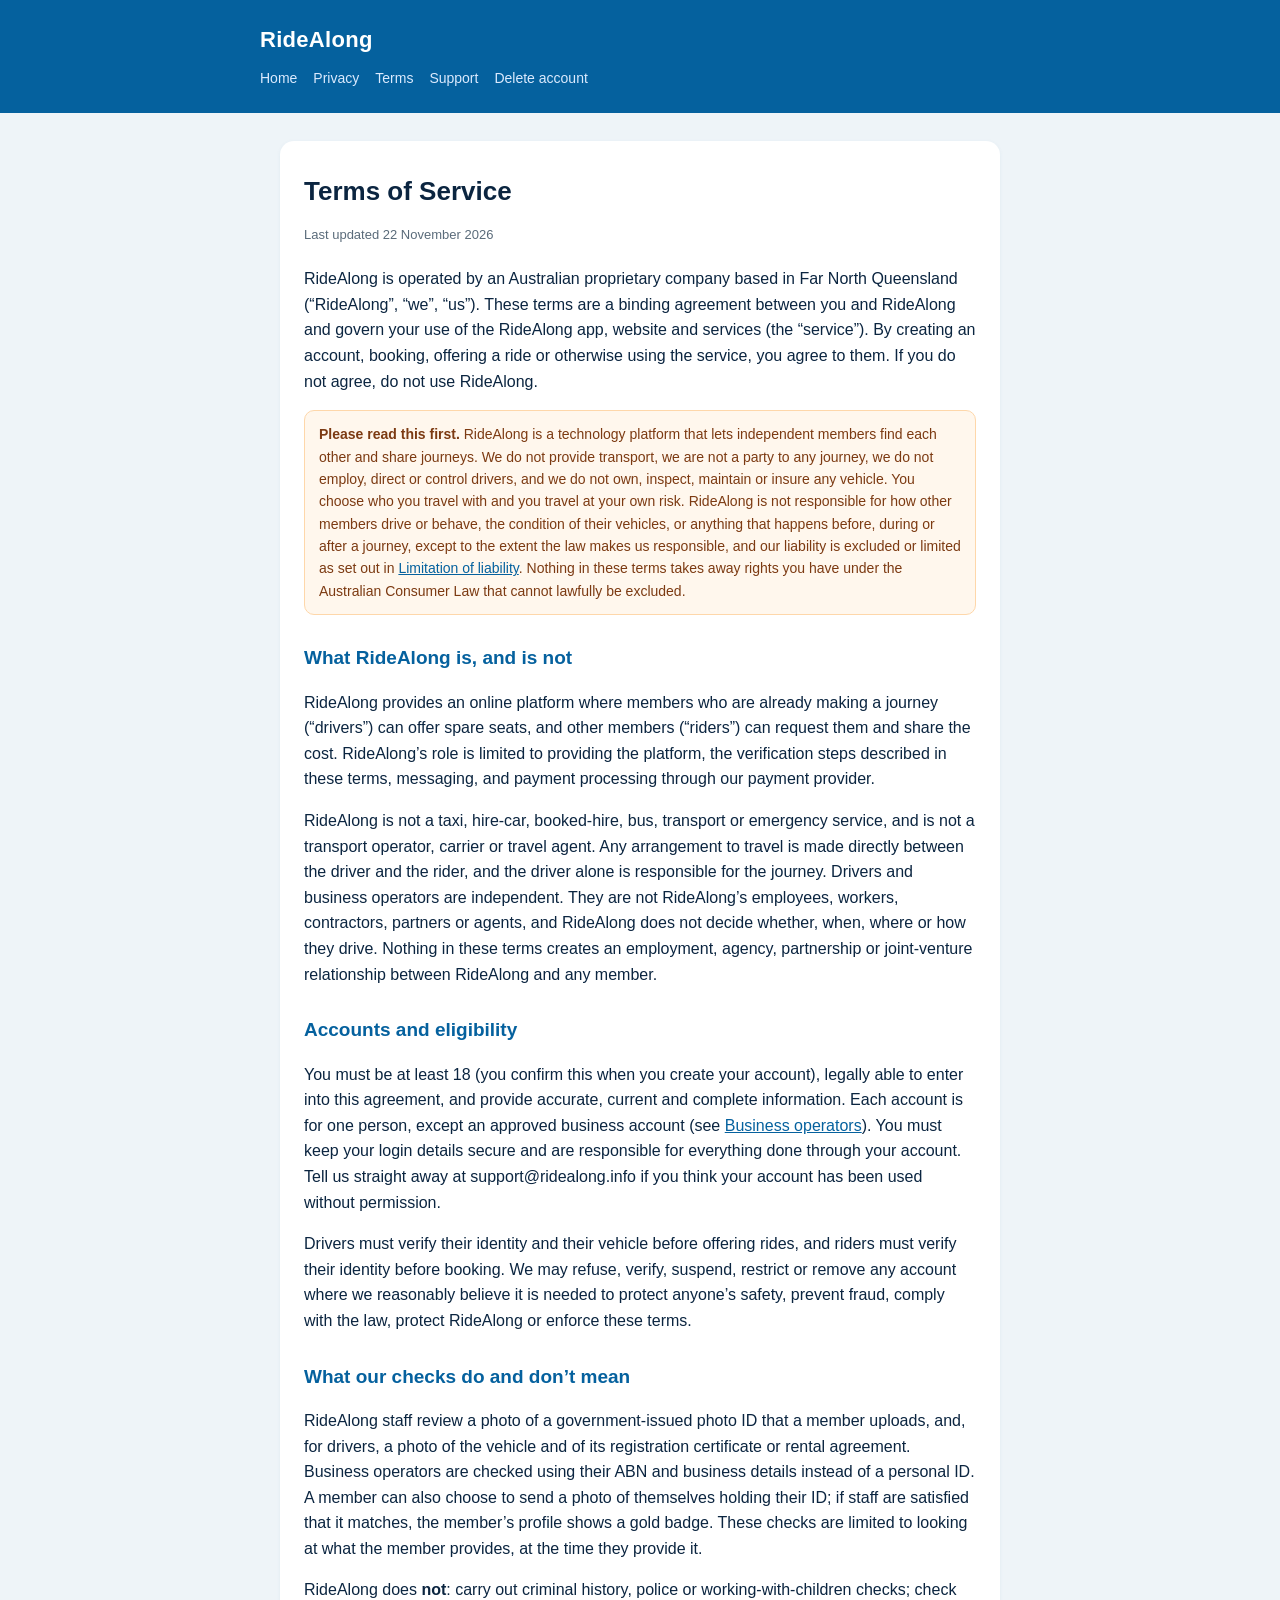
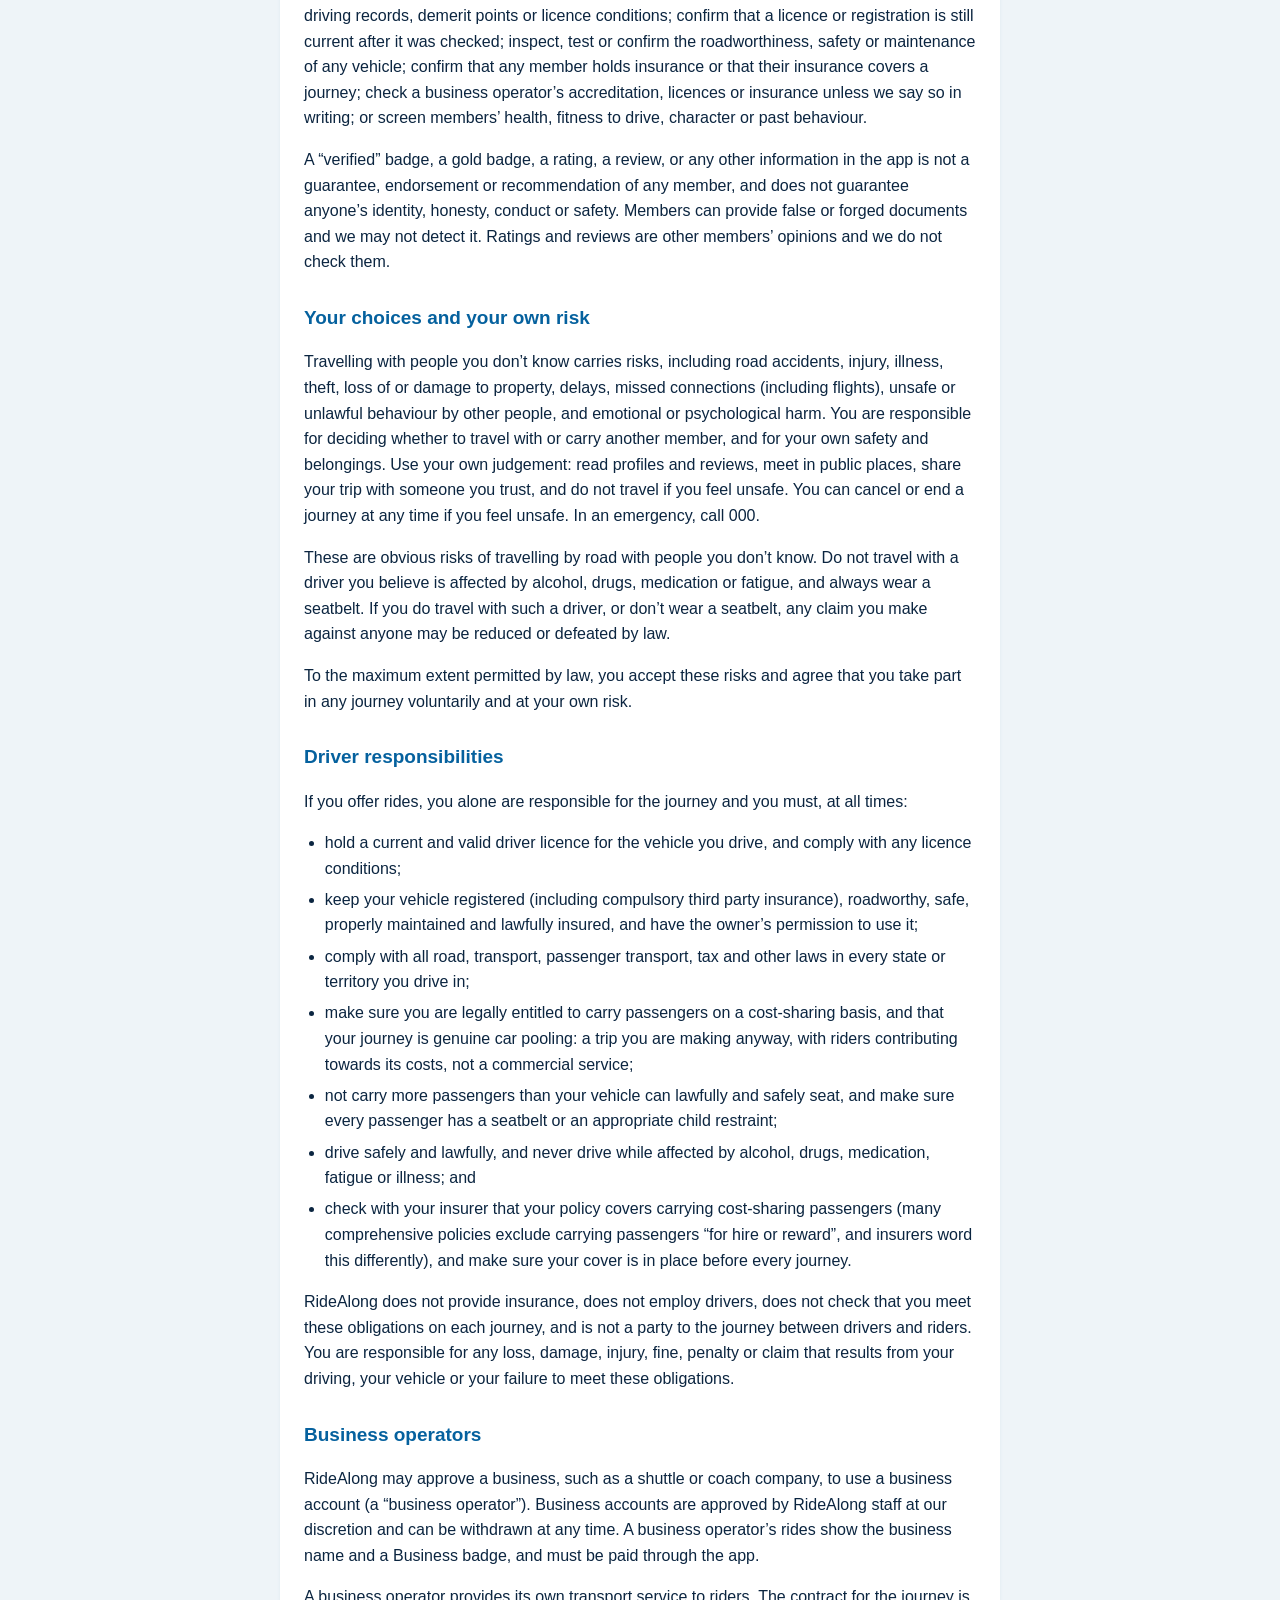
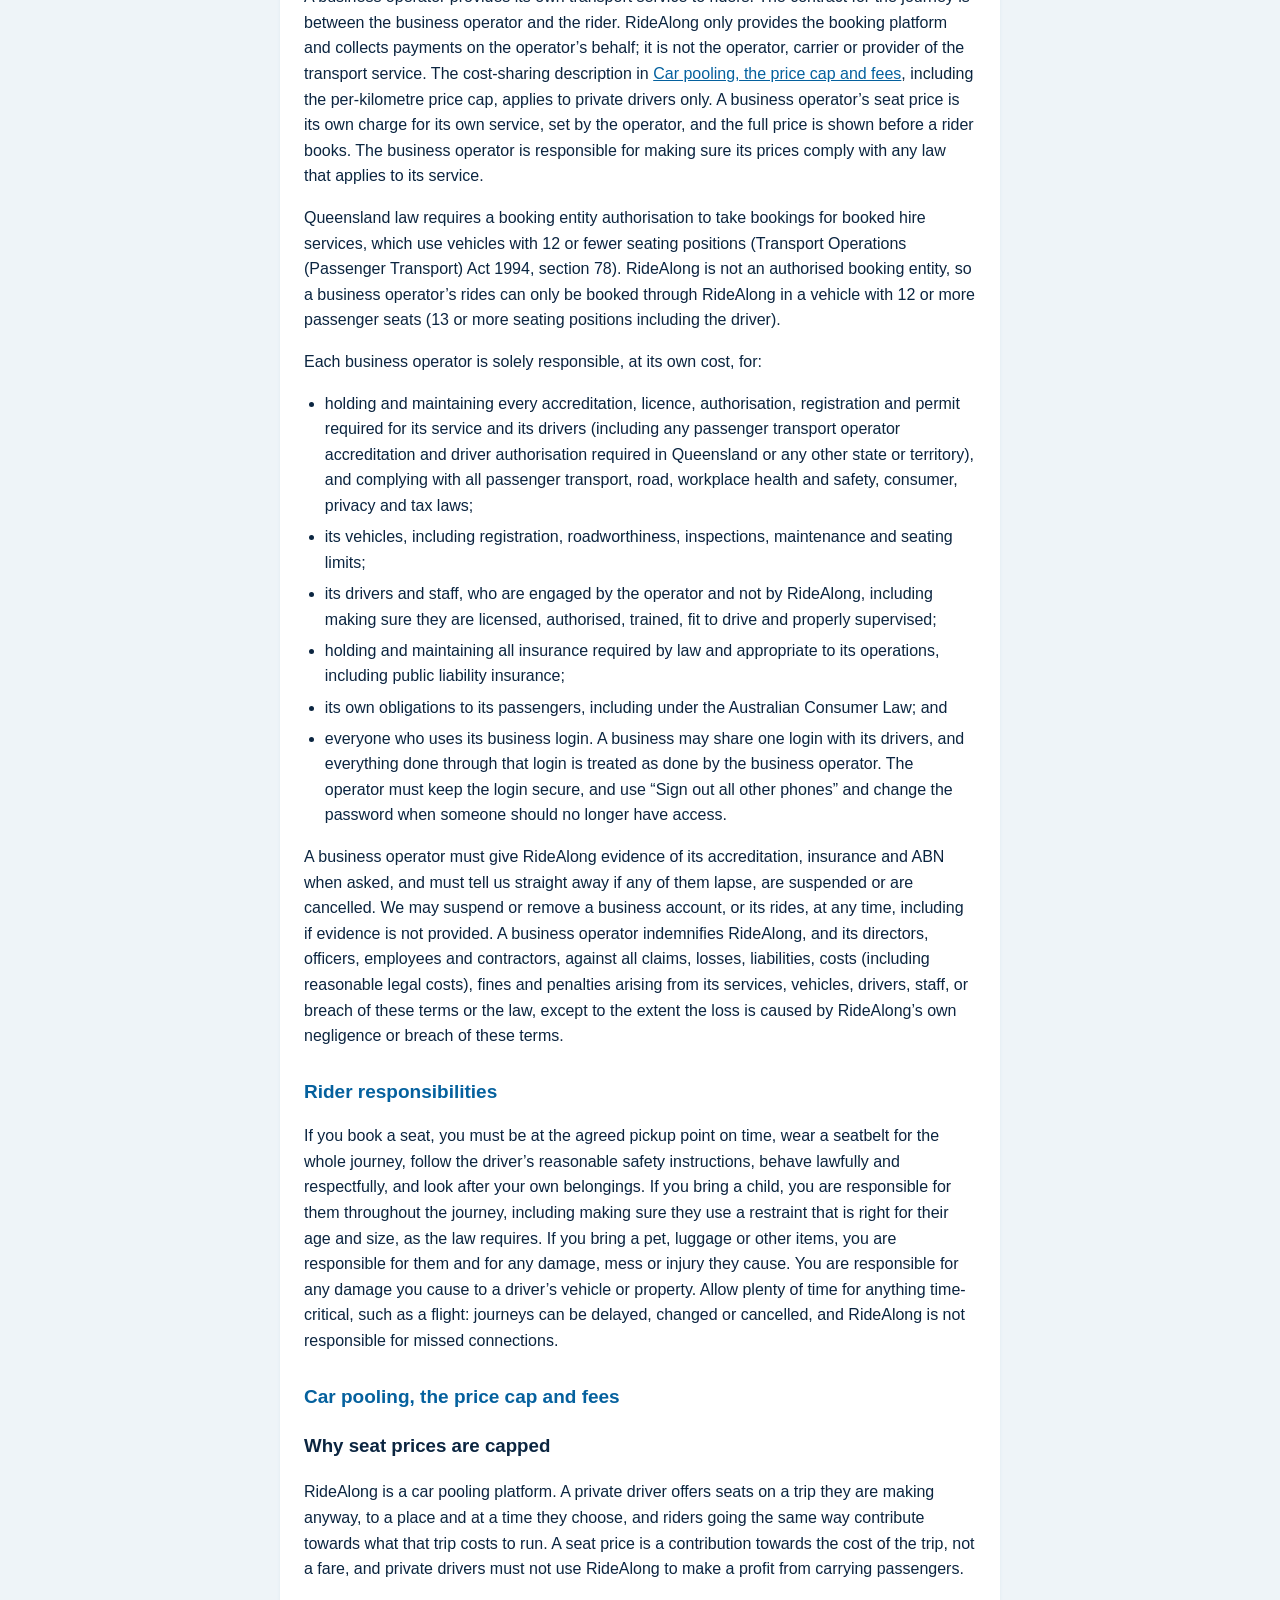
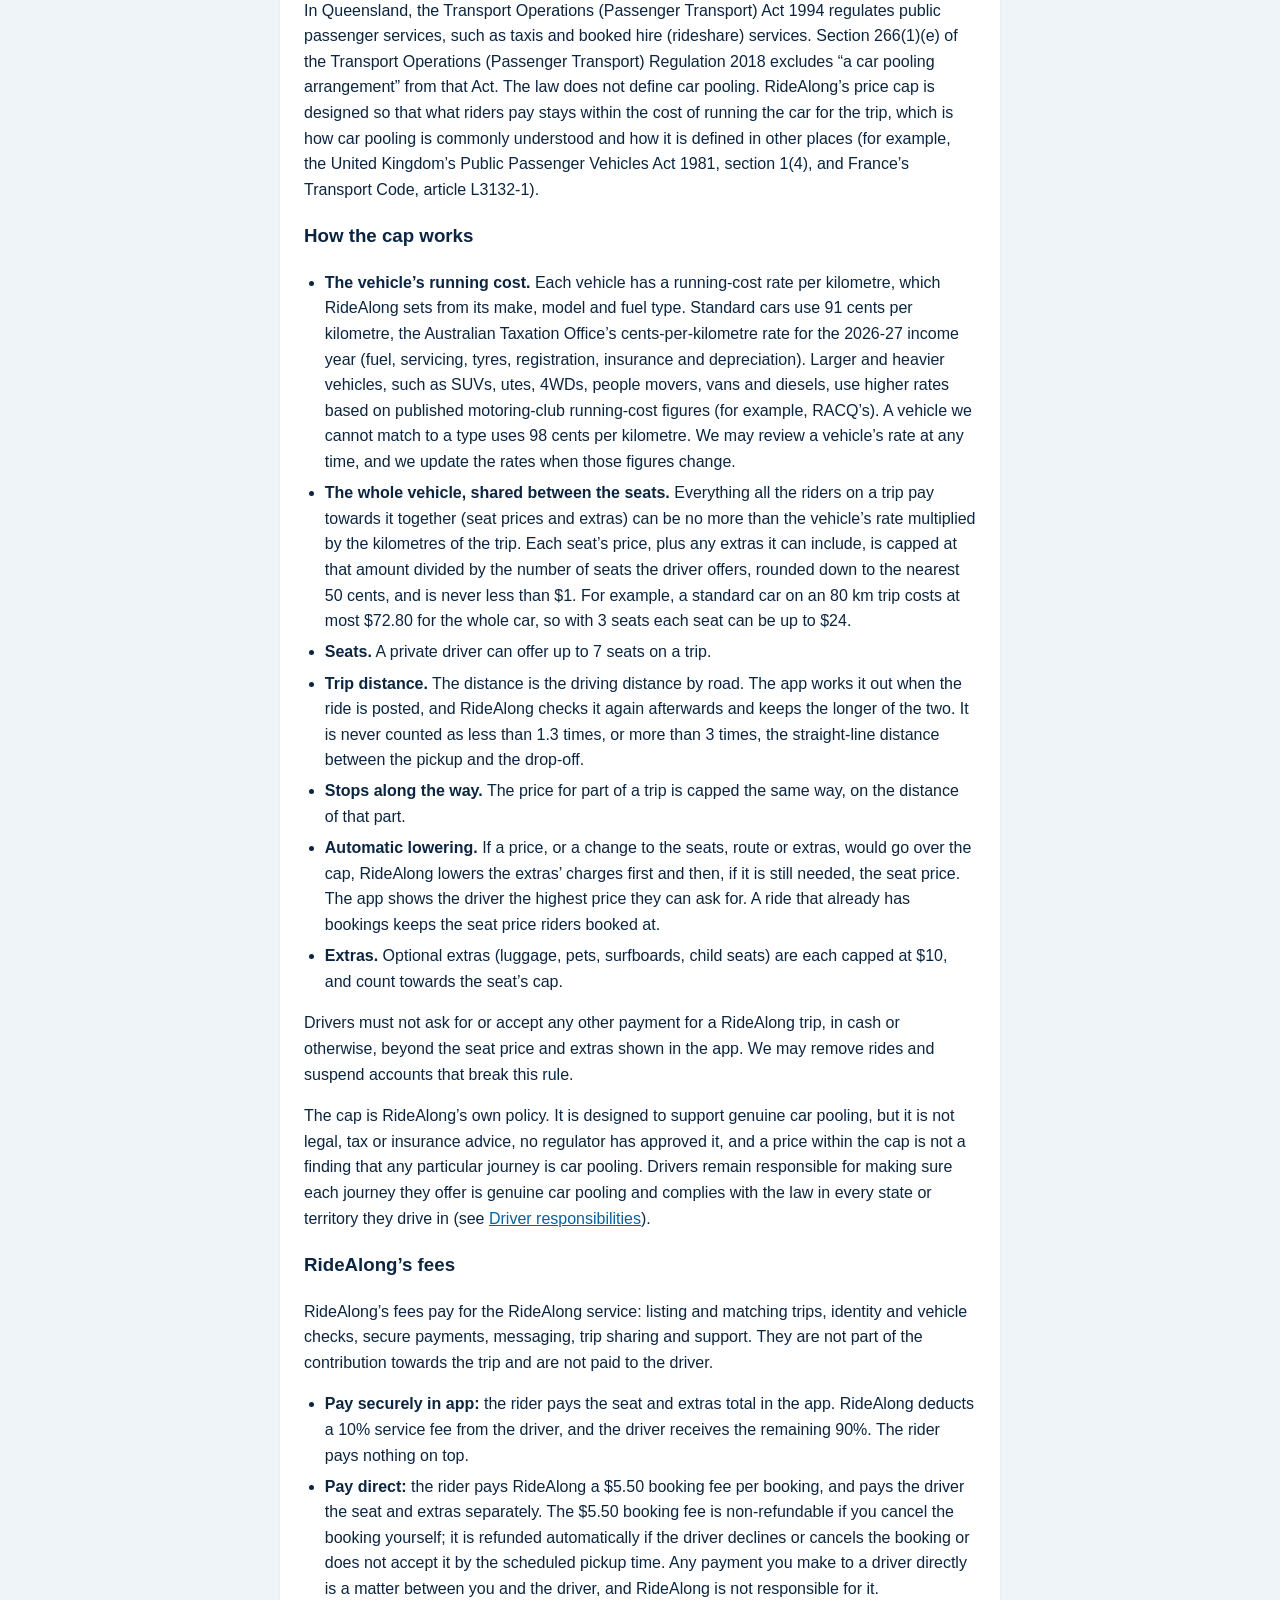
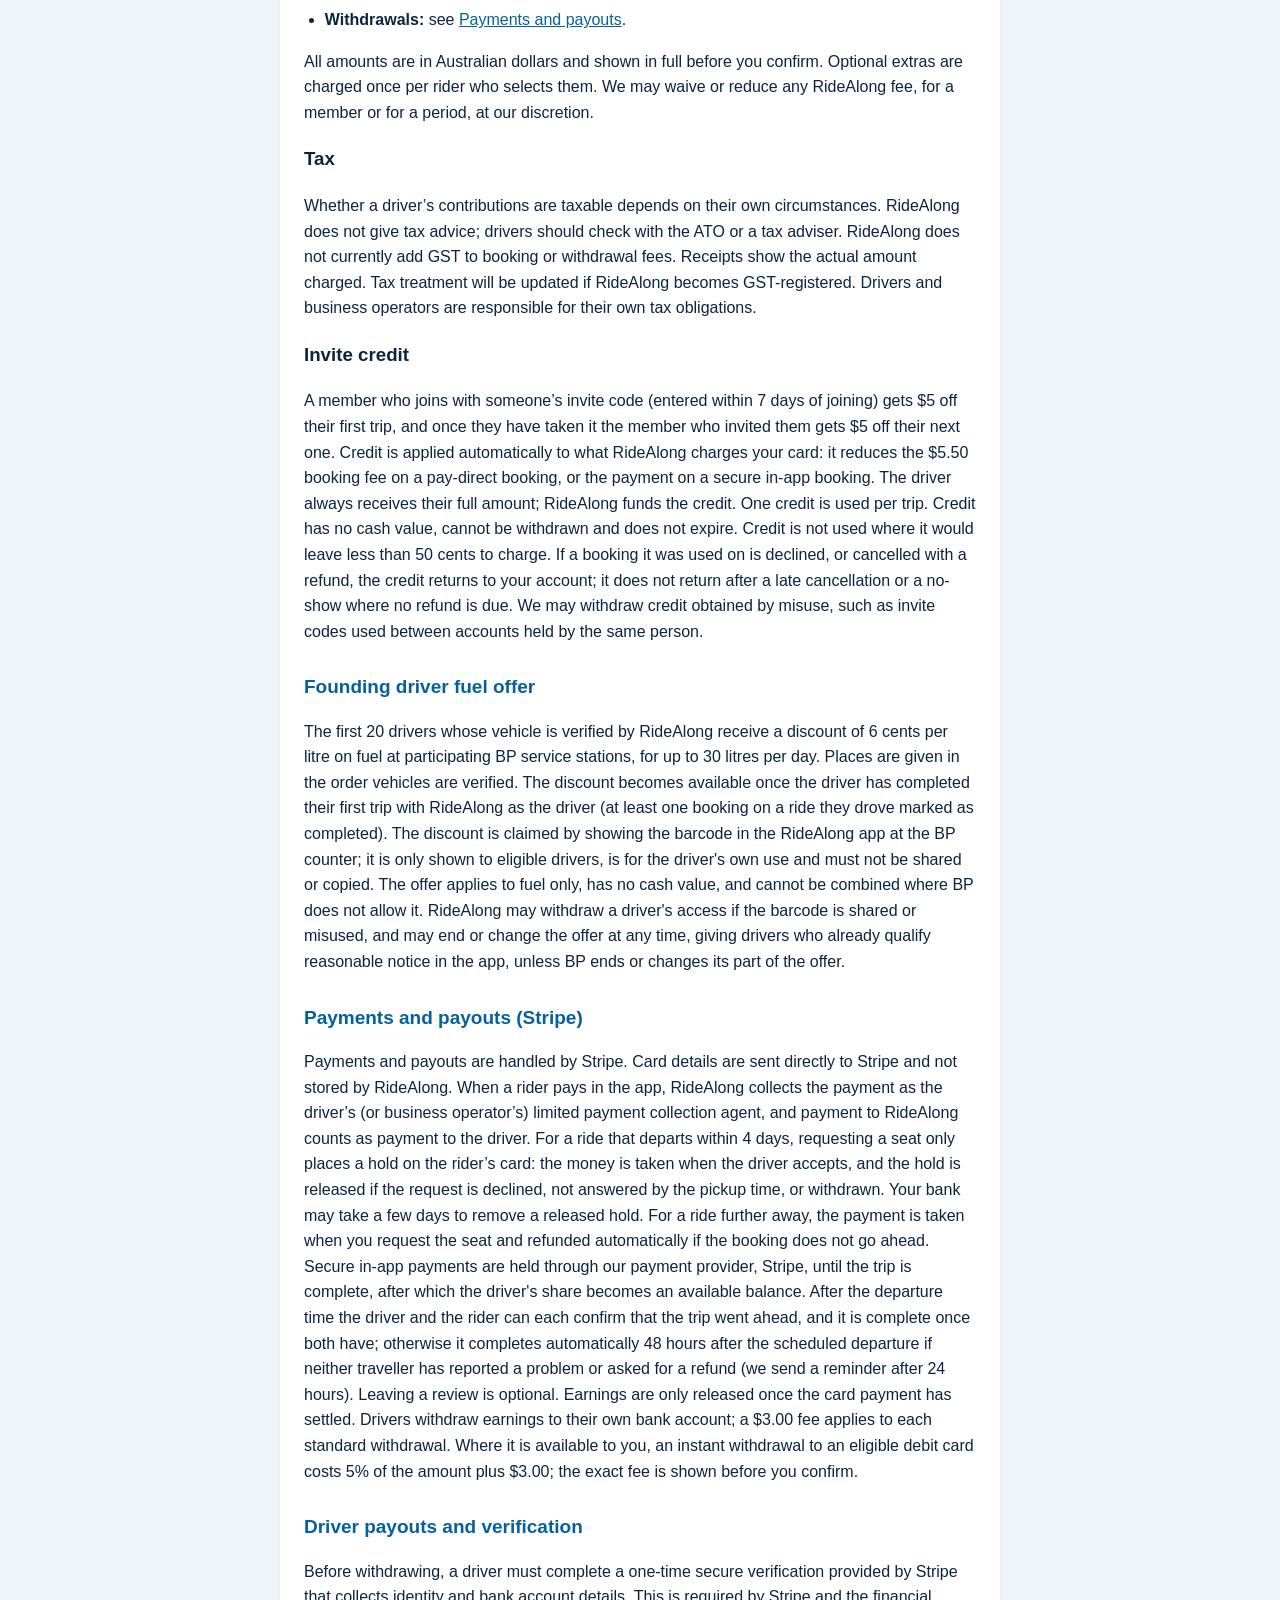
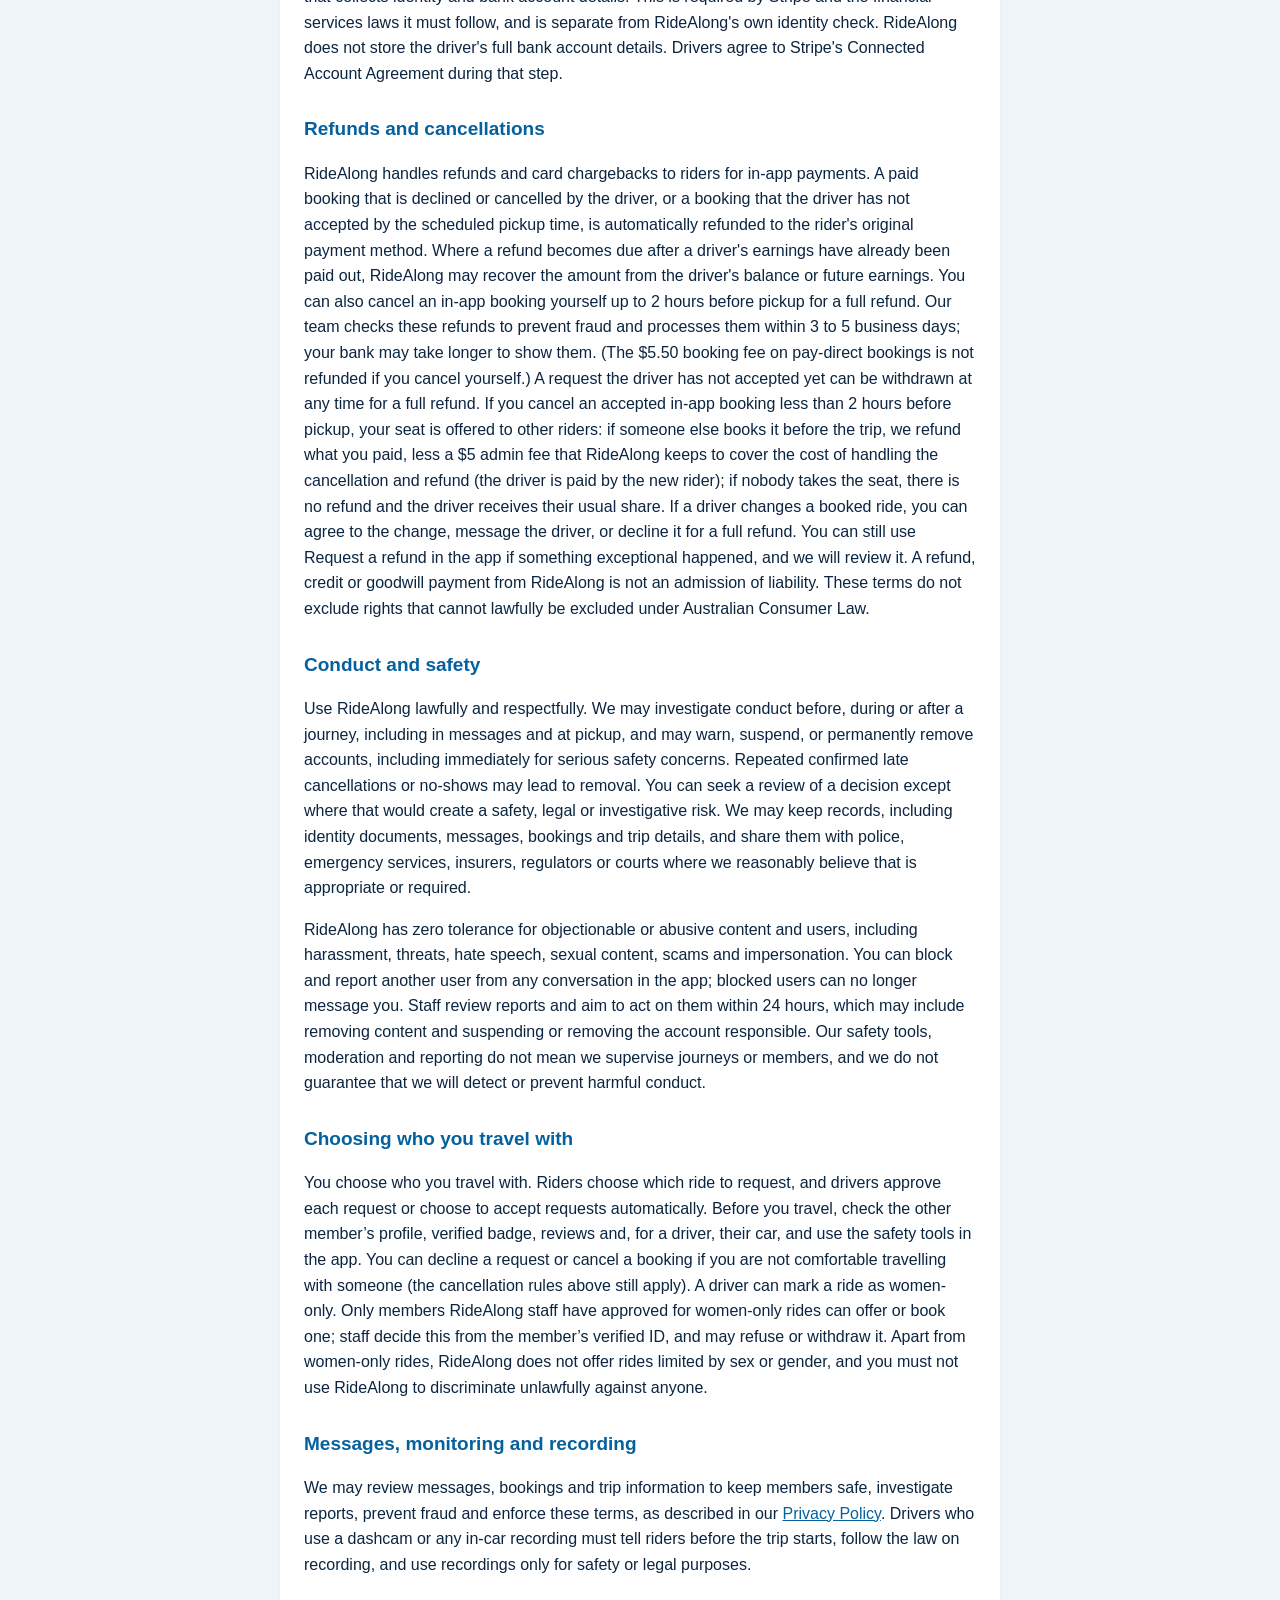
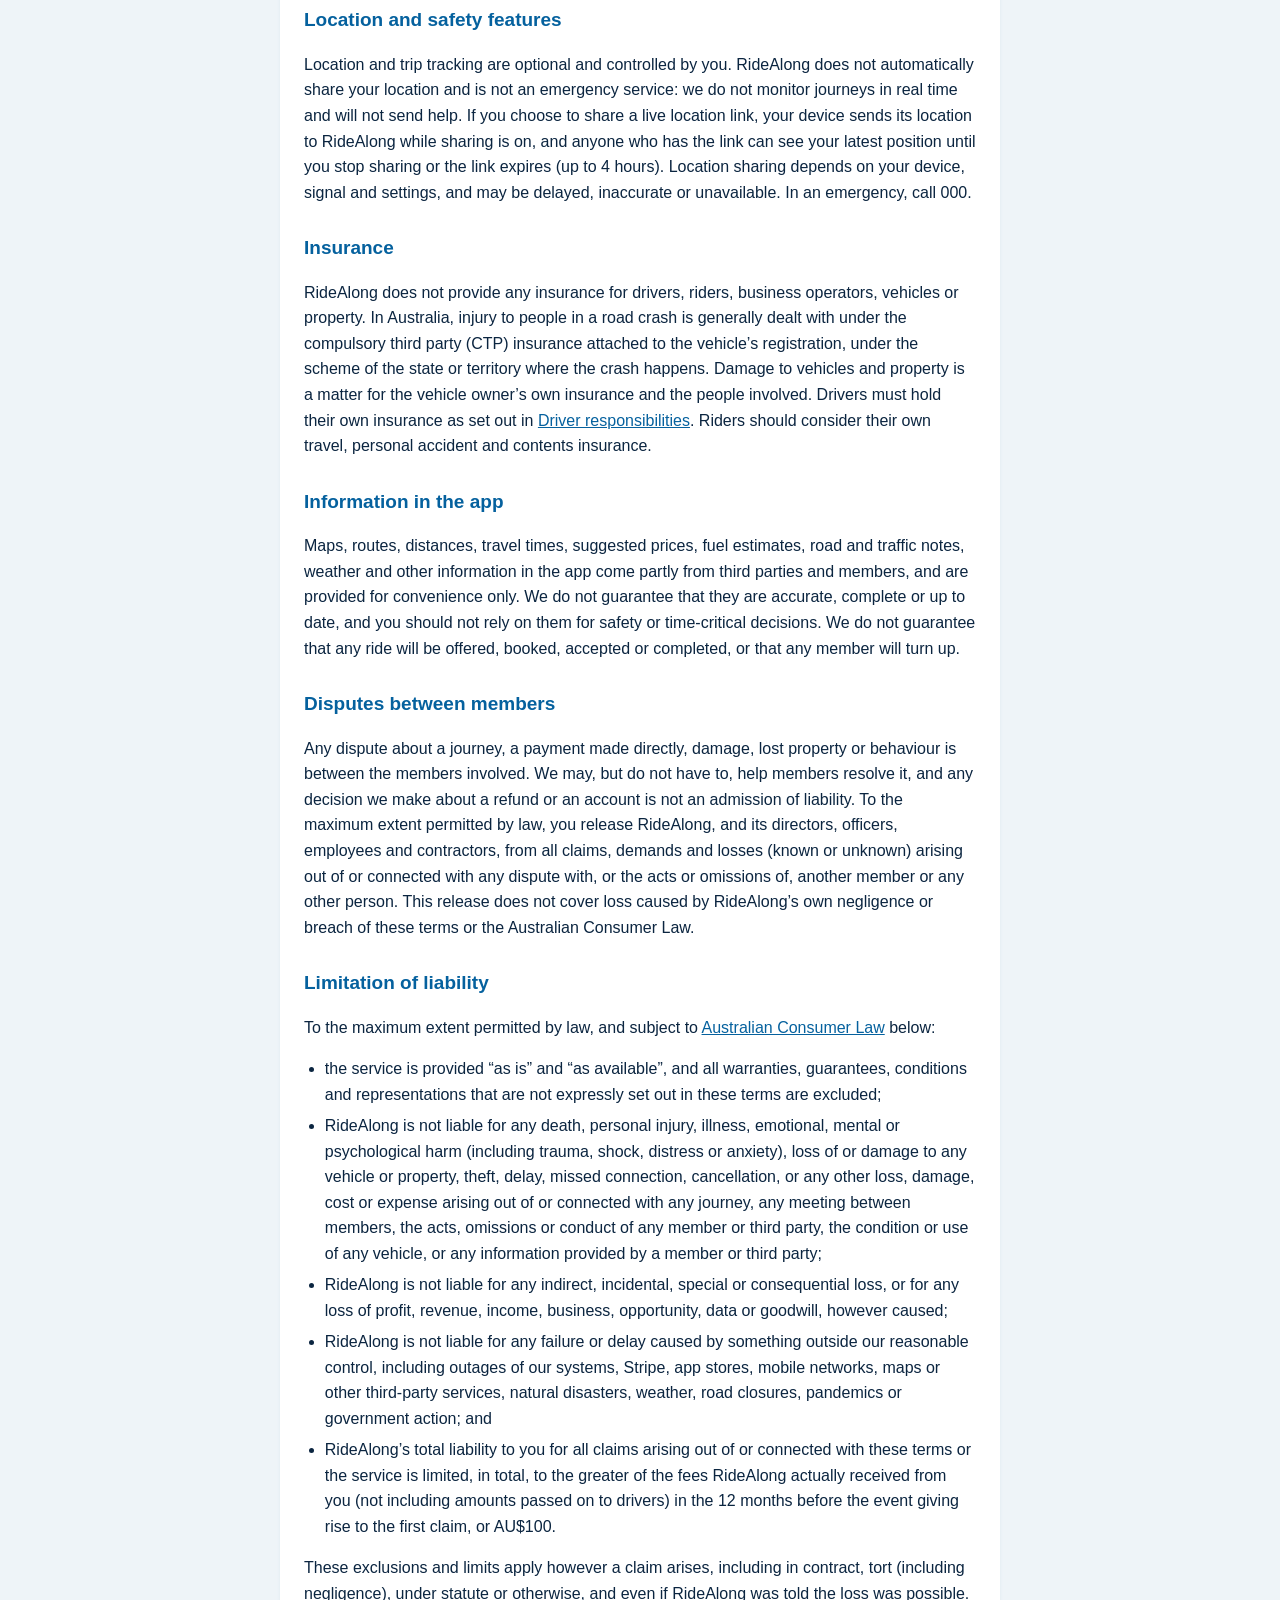
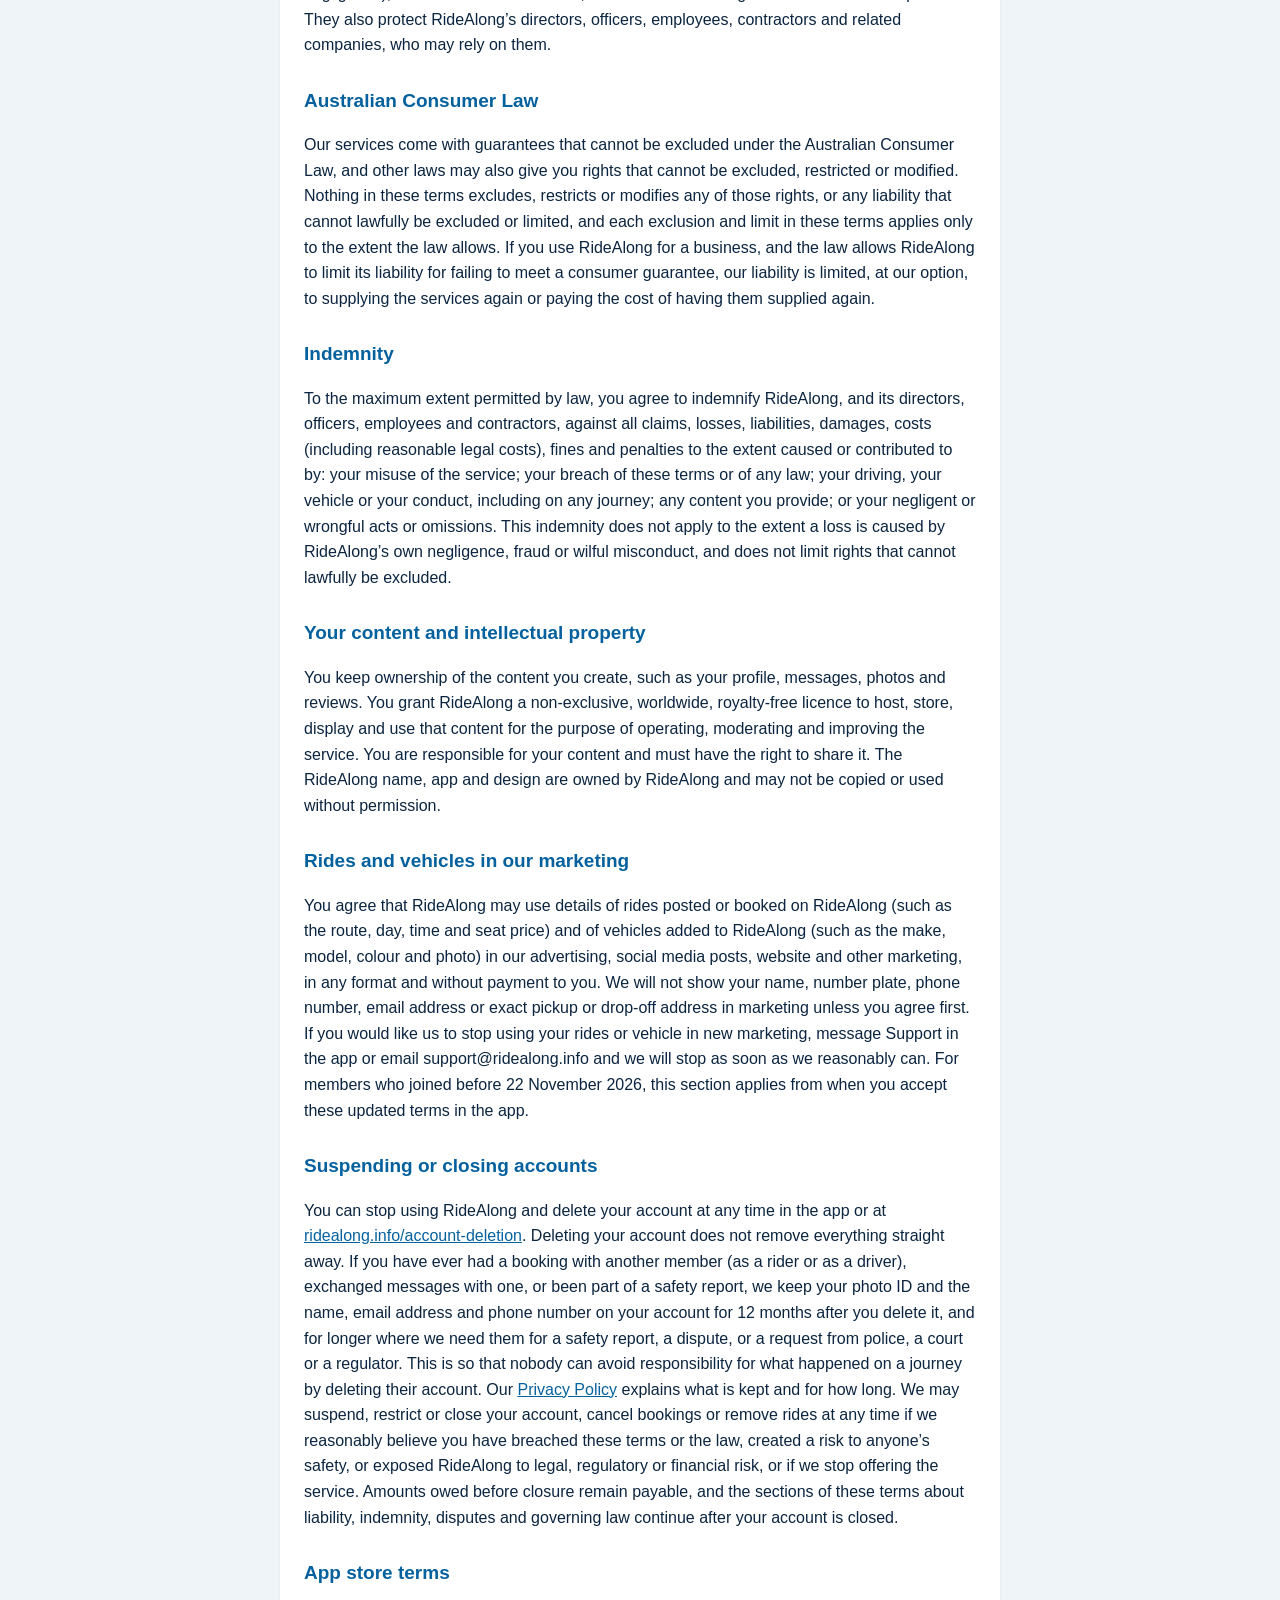
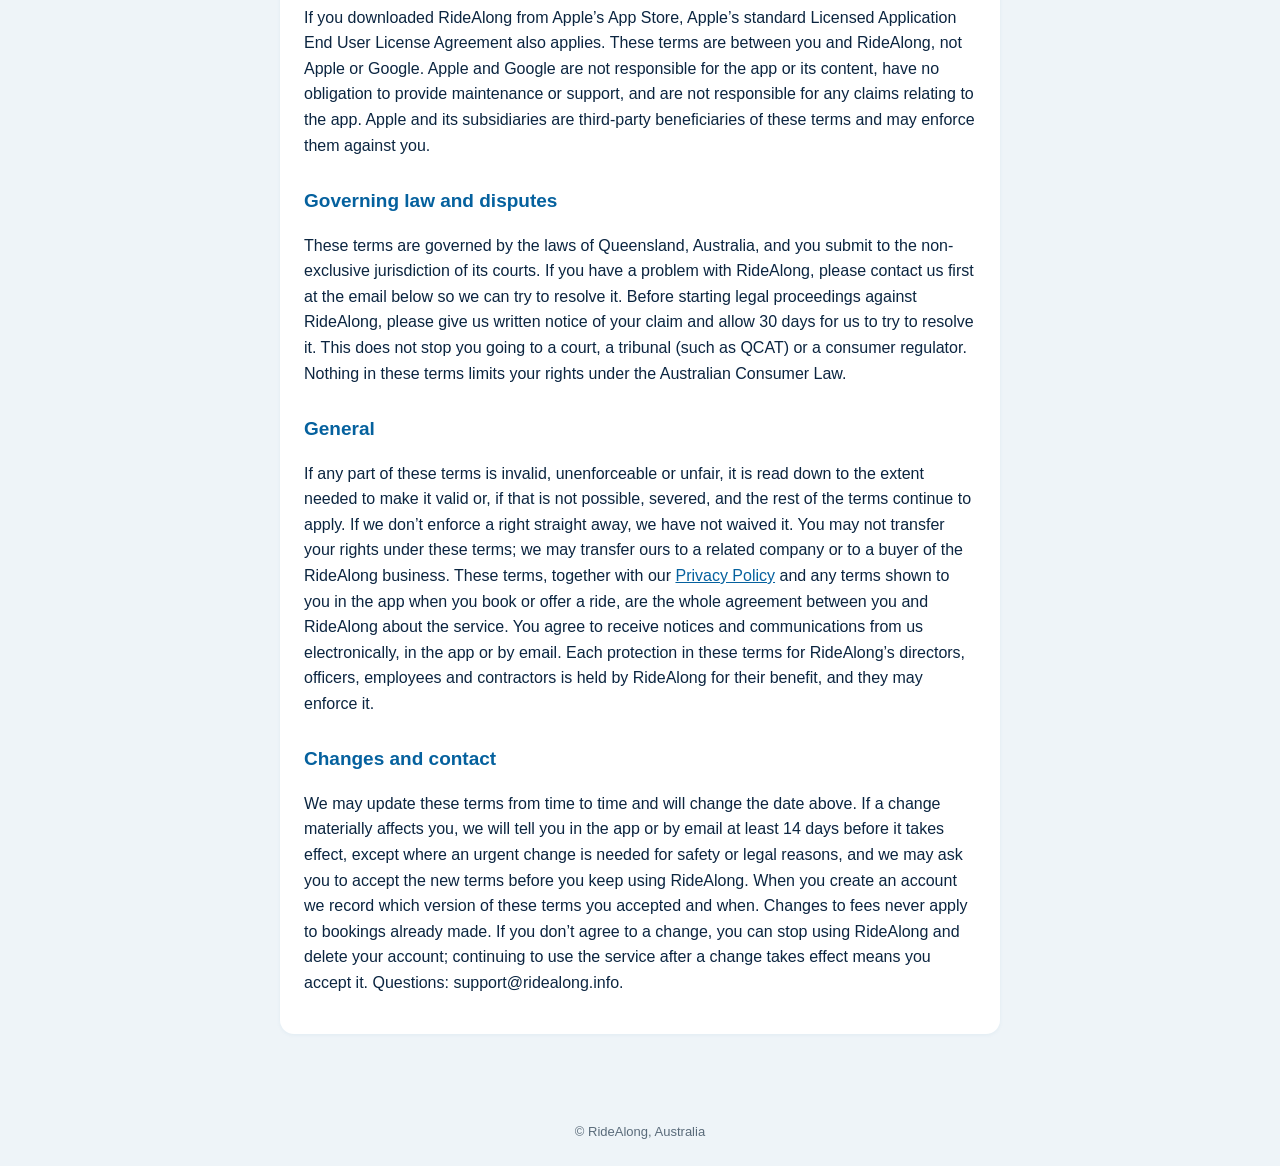
<file: terms.html>
<!DOCTYPE html><html lang="en"><head><meta charset="utf-8"><meta name="viewport" content="width=device-width,initial-scale=1"><title>RideAlong Terms of Service</title><link rel="stylesheet" href="style.css"><meta name="description" content="The terms that govern your use of RideAlong, the cost-sharing carpooling app in Australia."><link rel="canonical" href="https://bobbysw1.github.io/ridealong-legal/terms.html"><meta name="theme-color" content="#05619e"><link rel="icon" href="favicon.svg" type="image/svg+xml"><link rel="icon" href="favicon.ico" sizes="any"><link rel="icon" type="image/png" sizes="32x32" href="favicon-32.png"><link rel="icon" type="image/png" sizes="16x16" href="favicon-16.png"><link rel="apple-touch-icon" href="apple-touch-icon.png"><link rel="manifest" href="site.webmanifest"><meta name="twitter:card" content="summary_large_image"><meta property="og:site_name" content="RideAlong"><meta property="og:type" content="website"><meta property="og:locale" content="en_AU"><meta property="og:image" content="https://bobbysw1.github.io/ridealong-legal/og.png"><meta property="og:image:width" content="1200"><meta property="og:image:height" content="630"><meta name="twitter:image" content="https://bobbysw1.github.io/ridealong-legal/og.png"><meta property="og:title" content="RideAlong Terms of Service"><meta property="og:description" content="The terms that govern your use of RideAlong, the cost-sharing carpooling app in Australia."><meta property="og:url" content="https://bobbysw1.github.io/ridealong-legal/terms.html"><meta name="twitter:title" content="RideAlong Terms of Service"><meta name="twitter:description" content="The terms that govern your use of RideAlong, the cost-sharing carpooling app in Australia."></head><body>
<header><div class="wrap"><div class="brand">RideAlong</div><nav><a href="index.html">Home</a><a href="privacy.html">Privacy</a><a href="terms.html">Terms</a><a href="support.html">Support</a><a href="account-deletion.html">Delete account</a></nav></div></header>
<main><div class="card">
<h1>Terms of Service</h1>
<p class="updated">Last updated 22 November 2026</p>
<p>RideAlong is operated by an Australian proprietary company based in Far North Queensland (&ldquo;RideAlong&rdquo;, &ldquo;we&rdquo;, &ldquo;us&rdquo;). These terms are a binding agreement between you and RideAlong and govern your use of the RideAlong app, website and services (the &ldquo;service&rdquo;). By creating an account, booking, offering a ride or otherwise using the service, you agree to them. If you do not agree, do not use RideAlong.</p>
<p class="note"><strong>Please read this first.</strong> RideAlong is a technology platform that lets independent members find each other and share journeys. We do not provide transport, we are not a party to any journey, we do not employ, direct or control drivers, and we do not own, inspect, maintain or insure any vehicle. You choose who you travel with and you travel at your own risk. RideAlong is not responsible for how other members drive or behave, the condition of their vehicles, or anything that happens before, during or after a journey, except to the extent the law makes us responsible, and our liability is excluded or limited as set out in <a href="#limitation-of-liability">Limitation of liability</a>. Nothing in these terms takes away rights you have under the Australian Consumer Law that cannot lawfully be excluded.</p>

<h2 id="what-ridealong-is-and-is-not">What RideAlong is, and is not</h2>
<p>RideAlong provides an online platform where members who are already making a journey (&ldquo;drivers&rdquo;) can offer spare seats, and other members (&ldquo;riders&rdquo;) can request them and share the cost. RideAlong&rsquo;s role is limited to providing the platform, the verification steps described in these terms, messaging, and payment processing through our payment provider.</p>
<p>RideAlong is not a taxi, hire-car, booked-hire, bus, transport or emergency service, and is not a transport operator, carrier or travel agent. Any arrangement to travel is made directly between the driver and the rider, and the driver alone is responsible for the journey. Drivers and business operators are independent. They are not RideAlong&rsquo;s employees, workers, contractors, partners or agents, and RideAlong does not decide whether, when, where or how they drive. Nothing in these terms creates an employment, agency, partnership or joint-venture relationship between RideAlong and any member.</p>

<h2 id="accounts-and-eligibility">Accounts and eligibility</h2>
<p>You must be at least 18 (you confirm this when you create your account), legally able to enter into this agreement, and provide accurate, current and complete information. Each account is for one person, except an approved business account (see <a href="#business-operators">Business operators</a>). You must keep your login details secure and are responsible for everything done through your account. Tell us straight away at support@ridealong.info if you think your account has been used without permission.</p>
<p>Drivers must verify their identity and their vehicle before offering rides, and riders must verify their identity before booking. We may refuse, verify, suspend, restrict or remove any account where we reasonably believe it is needed to protect anyone&rsquo;s safety, prevent fraud, comply with the law, protect RideAlong or enforce these terms.</p>

<h2 id="what-our-checks-do-and-don-t-mean">What our checks do and don&rsquo;t mean</h2>
<p>RideAlong staff review a photo of a government-issued photo ID that a member uploads, and, for drivers, a photo of the vehicle and of its registration certificate or rental agreement. Business operators are checked using their ABN and business details instead of a personal ID. A member can also choose to send a photo of themselves holding their ID; if staff are satisfied that it matches, the member&rsquo;s profile shows a gold badge. These checks are limited to looking at what the member provides, at the time they provide it.</p>
<p>RideAlong does <strong>not</strong>: carry out criminal history, police or working-with-children checks; check driving records, demerit points or licence conditions; confirm that a licence or registration is still current after it was checked; inspect, test or confirm the roadworthiness, safety or maintenance of any vehicle; confirm that any member holds insurance or that their insurance covers a journey; check a business operator&rsquo;s accreditation, licences or insurance unless we say so in writing; or screen members&rsquo; health, fitness to drive, character or past behaviour.</p>
<p>A &ldquo;verified&rdquo; badge, a gold badge, a rating, a review, or any other information in the app is not a guarantee, endorsement or recommendation of any member, and does not guarantee anyone&rsquo;s identity, honesty, conduct or safety. Members can provide false or forged documents and we may not detect it. Ratings and reviews are other members&rsquo; opinions and we do not check them.</p>

<h2 id="your-choices-and-your-own-risk">Your choices and your own risk</h2>
<p>Travelling with people you don&rsquo;t know carries risks, including road accidents, injury, illness, theft, loss of or damage to property, delays, missed connections (including flights), unsafe or unlawful behaviour by other people, and emotional or psychological harm. You are responsible for deciding whether to travel with or carry another member, and for your own safety and belongings. Use your own judgement: read profiles and reviews, meet in public places, share your trip with someone you trust, and do not travel if you feel unsafe. You can cancel or end a journey at any time if you feel unsafe. In an emergency, call 000.</p>
<p>These are obvious risks of travelling by road with people you don&rsquo;t know. Do not travel with a driver you believe is affected by alcohol, drugs, medication or fatigue, and always wear a seatbelt. If you do travel with such a driver, or don&rsquo;t wear a seatbelt, any claim you make against anyone may be reduced or defeated by law.</p>
<p>To the maximum extent permitted by law, you accept these risks and agree that you take part in any journey voluntarily and at your own risk.</p>

<h2 id="driver-responsibilities">Driver responsibilities</h2>
<p>If you offer rides, you alone are responsible for the journey and you must, at all times:</p>
<ul>
<li>hold a current and valid driver licence for the vehicle you drive, and comply with any licence conditions;</li>
<li>keep your vehicle registered (including compulsory third party insurance), roadworthy, safe, properly maintained and lawfully insured, and have the owner&rsquo;s permission to use it;</li>
<li>comply with all road, transport, passenger transport, tax and other laws in every state or territory you drive in;</li>
<li>make sure you are legally entitled to carry passengers on a cost-sharing basis, and that your journey is genuine car pooling: a trip you are making anyway, with riders contributing towards its costs, not a commercial service;</li>
<li>not carry more passengers than your vehicle can lawfully and safely seat, and make sure every passenger has a seatbelt or an appropriate child restraint;</li>
<li>drive safely and lawfully, and never drive while affected by alcohol, drugs, medication, fatigue or illness; and</li>
<li>check with your insurer that your policy covers carrying cost-sharing passengers (many comprehensive policies exclude carrying passengers &ldquo;for hire or reward&rdquo;, and insurers word this differently), and make sure your cover is in place before every journey.</li>
</ul>
<p>RideAlong does not provide insurance, does not employ drivers, does not check that you meet these obligations on each journey, and is not a party to the journey between drivers and riders. You are responsible for any loss, damage, injury, fine, penalty or claim that results from your driving, your vehicle or your failure to meet these obligations.</p>

<h2 id="business-operators">Business operators</h2>
<p>RideAlong may approve a business, such as a shuttle or coach company, to use a business account (a &ldquo;business operator&rdquo;). Business accounts are approved by RideAlong staff at our discretion and can be withdrawn at any time. A business operator&rsquo;s rides show the business name and a Business badge, and must be paid through the app.</p>
<p>A business operator provides its own transport service to riders. The contract for the journey is between the business operator and the rider. RideAlong only provides the booking platform and collects payments on the operator&rsquo;s behalf; it is not the operator, carrier or provider of the transport service. The cost-sharing description in <a href="#fees-and-contributions">Car pooling, the price cap and fees</a>, including the per-kilometre price cap, applies to private drivers only. A business operator&rsquo;s seat price is its own charge for its own service, set by the operator, and the full price is shown before a rider books. The business operator is responsible for making sure its prices comply with any law that applies to its service.</p>
<p>Queensland law requires a booking entity authorisation to take bookings for booked hire services, which use vehicles with 12 or fewer seating positions (Transport Operations (Passenger Transport) Act 1994, section 78). RideAlong is not an authorised booking entity, so a business operator&rsquo;s rides can only be booked through RideAlong in a vehicle with 12 or more passenger seats (13 or more seating positions including the driver).</p>
<p>Each business operator is solely responsible, at its own cost, for:</p>
<ul>
<li>holding and maintaining every accreditation, licence, authorisation, registration and permit required for its service and its drivers (including any passenger transport operator accreditation and driver authorisation required in Queensland or any other state or territory), and complying with all passenger transport, road, workplace health and safety, consumer, privacy and tax laws;</li>
<li>its vehicles, including registration, roadworthiness, inspections, maintenance and seating limits;</li>
<li>its drivers and staff, who are engaged by the operator and not by RideAlong, including making sure they are licensed, authorised, trained, fit to drive and properly supervised;</li>
<li>holding and maintaining all insurance required by law and appropriate to its operations, including public liability insurance;</li>
<li>its own obligations to its passengers, including under the Australian Consumer Law; and</li>
<li>everyone who uses its business login. A business may share one login with its drivers, and everything done through that login is treated as done by the business operator. The operator must keep the login secure, and use &ldquo;Sign out all other phones&rdquo; and change the password when someone should no longer have access.</li>
</ul>
<p>A business operator must give RideAlong evidence of its accreditation, insurance and ABN when asked, and must tell us straight away if any of them lapse, are suspended or are cancelled. We may suspend or remove a business account, or its rides, at any time, including if evidence is not provided. A business operator indemnifies RideAlong, and its directors, officers, employees and contractors, against all claims, losses, liabilities, costs (including reasonable legal costs), fines and penalties arising from its services, vehicles, drivers, staff, or breach of these terms or the law, except to the extent the loss is caused by RideAlong&rsquo;s own negligence or breach of these terms.</p>

<h2 id="rider-responsibilities">Rider responsibilities</h2>
<p>If you book a seat, you must be at the agreed pickup point on time, wear a seatbelt for the whole journey, follow the driver&rsquo;s reasonable safety instructions, behave lawfully and respectfully, and look after your own belongings. If you bring a child, you are responsible for them throughout the journey, including making sure they use a restraint that is right for their age and size, as the law requires. If you bring a pet, luggage or other items, you are responsible for them and for any damage, mess or injury they cause. You are responsible for any damage you cause to a driver&rsquo;s vehicle or property. Allow plenty of time for anything time-critical, such as a flight: journeys can be delayed, changed or cancelled, and RideAlong is not responsible for missed connections.</p>

<h2 id="fees-and-contributions">Car pooling, the price cap and fees</h2>
<h3 id="why-there-is-a-cap">Why seat prices are capped</h3>
<p>RideAlong is a car pooling platform. A private driver offers seats on a trip they are making anyway, to a place and at a time they choose, and riders going the same way contribute towards what that trip costs to run. A seat price is a contribution towards the cost of the trip, not a fare, and private drivers must not use RideAlong to make a profit from carrying passengers.</p>
<p>In Queensland, the Transport Operations (Passenger Transport) Act 1994 regulates public passenger services, such as taxis and booked hire (rideshare) services. Section 266(1)(e) of the Transport Operations (Passenger Transport) Regulation 2018 excludes &ldquo;a car pooling arrangement&rdquo; from that Act. The law does not define car pooling. RideAlong&rsquo;s price cap is designed so that what riders pay stays within the cost of running the car for the trip, which is how car pooling is commonly understood and how it is defined in other places (for example, the United Kingdom&rsquo;s Public Passenger Vehicles Act 1981, section 1(4), and France&rsquo;s Transport Code, article L3132-1).</p>
<h3 id="how-the-cap-works">How the cap works</h3>
<ul>
<li><strong>The vehicle&rsquo;s running cost.</strong> Each vehicle has a running-cost rate per kilometre, which RideAlong sets from its make, model and fuel type. Standard cars use 91 cents per kilometre, the Australian Taxation Office&rsquo;s cents-per-kilometre rate for the 2026-27 income year (fuel, servicing, tyres, registration, insurance and depreciation). Larger and heavier vehicles, such as SUVs, utes, 4WDs, people movers, vans and diesels, use higher rates based on published motoring-club running-cost figures (for example, RACQ&rsquo;s). A vehicle we cannot match to a type uses 98 cents per kilometre. We may review a vehicle&rsquo;s rate at any time, and we update the rates when those figures change.</li>
<li><strong>The whole vehicle, shared between the seats.</strong> Everything all the riders on a trip pay towards it together (seat prices and extras) can be no more than the vehicle&rsquo;s rate multiplied by the kilometres of the trip. Each seat&rsquo;s price, plus any extras it can include, is capped at that amount divided by the number of seats the driver offers, rounded down to the nearest 50 cents, and is never less than $1. For example, a standard car on an 80 km trip costs at most $72.80 for the whole car, so with 3 seats each seat can be up to $24.</li>
<li><strong>Seats.</strong> A private driver can offer up to 7 seats on a trip.</li>
<li><strong>Trip distance.</strong> The distance is the driving distance by road. The app works it out when the ride is posted, and RideAlong checks it again afterwards and keeps the longer of the two. It is never counted as less than 1.3 times, or more than 3 times, the straight-line distance between the pickup and the drop-off.</li>
<li><strong>Stops along the way.</strong> The price for part of a trip is capped the same way, on the distance of that part.</li>
<li><strong>Automatic lowering.</strong> If a price, or a change to the seats, route or extras, would go over the cap, RideAlong lowers the extras&rsquo; charges first and then, if it is still needed, the seat price. The app shows the driver the highest price they can ask for. A ride that already has bookings keeps the seat price riders booked at.</li>
<li><strong>Extras.</strong> Optional extras (luggage, pets, surfboards, child seats) are each capped at $10, and count towards the seat&rsquo;s cap.</li>
</ul>
<p>Drivers must not ask for or accept any other payment for a RideAlong trip, in cash or otherwise, beyond the seat price and extras shown in the app. We may remove rides and suspend accounts that break this rule.</p>
<p>The cap is RideAlong&rsquo;s own policy. It is designed to support genuine car pooling, but it is not legal, tax or insurance advice, no regulator has approved it, and a price within the cap is not a finding that any particular journey is car pooling. Drivers remain responsible for making sure each journey they offer is genuine car pooling and complies with the law in every state or territory they drive in (see <a href="#driver-responsibilities">Driver responsibilities</a>).</p>
<h3 id="ridealong-fees">RideAlong&rsquo;s fees</h3>
<p>RideAlong&rsquo;s fees pay for the RideAlong service: listing and matching trips, identity and vehicle checks, secure payments, messaging, trip sharing and support. They are not part of the contribution towards the trip and are not paid to the driver.</p>
<ul>
<li><strong>Pay securely in app:</strong> the rider pays the seat and extras total in the app. RideAlong deducts a 10% service fee from the driver, and the driver receives the remaining 90%. The rider pays nothing on top.</li>
<li><strong>Pay direct:</strong> the rider pays RideAlong a $5.50 booking fee per booking, and pays the driver the seat and extras separately. The $5.50 booking fee is non-refundable if you cancel the booking yourself; it is refunded automatically if the driver declines or cancels the booking or does not accept it by the scheduled pickup time. Any payment you make to a driver directly is a matter between you and the driver, and RideAlong is not responsible for it.</li>
<li><strong>Withdrawals:</strong> see <a href="#payments-and-payouts">Payments and payouts</a>.</li>
</ul>
<p>All amounts are in Australian dollars and shown in full before you confirm. Optional extras are charged once per rider who selects them. We may waive or reduce any RideAlong fee, for a member or for a period, at our discretion.</p>
<h3 id="tax">Tax</h3>
<p>Whether a driver&rsquo;s contributions are taxable depends on their own circumstances. RideAlong does not give tax advice; drivers should check with the ATO or a tax adviser. RideAlong does not currently add GST to booking or withdrawal fees. Receipts show the actual amount charged. Tax treatment will be updated if RideAlong becomes GST-registered. Drivers and business operators are responsible for their own tax obligations.</p>
<h3 id="invite-credit">Invite credit</h3>
<p>A member who joins with someone&rsquo;s invite code (entered within 7 days of joining) gets $5 off their first trip, and once they have taken it the member who invited them gets $5 off their next one. Credit is applied automatically to what RideAlong charges your card: it reduces the $5.50 booking fee on a pay-direct booking, or the payment on a secure in-app booking. The driver always receives their full amount; RideAlong funds the credit. One credit is used per trip. Credit has no cash value, cannot be withdrawn and does not expire. Credit is not used where it would leave less than 50 cents to charge. If a booking it was used on is declined, or cancelled with a refund, the credit returns to your account; it does not return after a late cancellation or a no-show where no refund is due. We may withdraw credit obtained by misuse, such as invite codes used between accounts held by the same person.</p>

<h2 id="founding-driver-fuel-offer">Founding driver fuel offer</h2>
<p>The first 20 drivers whose vehicle is verified by RideAlong receive a discount of 6 cents per litre on fuel at participating BP service stations, for up to 30 litres per day. Places are given in the order vehicles are verified. The discount becomes available once the driver has completed their first trip with RideAlong as the driver (at least one booking on a ride they drove marked as completed). The discount is claimed by showing the barcode in the RideAlong app at the BP counter; it is only shown to eligible drivers, is for the driver's own use and must not be shared or copied. The offer applies to fuel only, has no cash value, and cannot be combined where BP does not allow it. RideAlong may withdraw a driver's access if the barcode is shared or misused, and may end or change the offer at any time, giving drivers who already qualify reasonable notice in the app, unless BP ends or changes its part of the offer.</p>

<h2 id="payments-and-payouts">Payments and payouts (Stripe)</h2>
<p>Payments and payouts are handled by Stripe. Card details are sent directly to Stripe and not stored by RideAlong. When a rider pays in the app, RideAlong collects the payment as the driver&rsquo;s (or business operator&rsquo;s) limited payment collection agent, and payment to RideAlong counts as payment to the driver. For a ride that departs within 4 days, requesting a seat only places a hold on the rider&rsquo;s card: the money is taken when the driver accepts, and the hold is released if the request is declined, not answered by the pickup time, or withdrawn. Your bank may take a few days to remove a released hold. For a ride further away, the payment is taken when you request the seat and refunded automatically if the booking does not go ahead. Secure in-app payments are held through our payment provider, Stripe, until the trip is complete, after which the driver's share becomes an available balance. After the departure time the driver and the rider can each confirm that the trip went ahead, and it is complete once both have; otherwise it completes automatically 48 hours after the scheduled departure if neither traveller has reported a problem or asked for a refund (we send a reminder after 24 hours). Leaving a review is optional. Earnings are only released once the card payment has settled. Drivers withdraw earnings to their own bank account; a $3.00 fee applies to each standard withdrawal. Where it is available to you, an instant withdrawal to an eligible debit card costs 5% of the amount plus $3.00; the exact fee is shown before you confirm.</p>

<h2 id="driver-payouts-and-verification">Driver payouts and verification</h2>
<p>Before withdrawing, a driver must complete a one-time secure verification provided by Stripe that collects identity and bank account details. This is required by Stripe and the financial services laws it must follow, and is separate from RideAlong's own identity check. RideAlong does not store the driver's full bank account details. Drivers agree to Stripe's Connected Account Agreement during that step.</p>

<h2 id="refunds-and-cancellations">Refunds and cancellations</h2>
<p>RideAlong handles refunds and card chargebacks to riders for in-app payments. A paid booking that is declined or cancelled by the driver, or a booking that the driver has not accepted by the scheduled pickup time, is automatically refunded to the rider's original payment method. Where a refund becomes due after a driver's earnings have already been paid out, RideAlong may recover the amount from the driver's balance or future earnings. You can also cancel an in-app booking yourself up to 2 hours before pickup for a full refund. Our team checks these refunds to prevent fraud and processes them within 3 to 5 business days; your bank may take longer to show them. (The $5.50 booking fee on pay-direct bookings is not refunded if you cancel yourself.) A request the driver has not accepted yet can be withdrawn at any time for a full refund. If you cancel an accepted in-app booking less than 2 hours before pickup, your seat is offered to other riders: if someone else books it before the trip, we refund what you paid, less a $5 admin fee that RideAlong keeps to cover the cost of handling the cancellation and refund (the driver is paid by the new rider); if nobody takes the seat, there is no refund and the driver receives their usual share. If a driver changes a booked ride, you can agree to the change, message the driver, or decline it for a full refund. You can still use Request a refund in the app if something exceptional happened, and we will review it. A refund, credit or goodwill payment from RideAlong is not an admission of liability. These terms do not exclude rights that cannot lawfully be excluded under Australian Consumer Law.</p>

<h2 id="conduct-and-safety">Conduct and safety</h2>
<p>Use RideAlong lawfully and respectfully. We may investigate conduct before, during or after a journey, including in messages and at pickup, and may warn, suspend, or permanently remove accounts, including immediately for serious safety concerns. Repeated confirmed late cancellations or no-shows may lead to removal. You can seek a review of a decision except where that would create a safety, legal or investigative risk. We may keep records, including identity documents, messages, bookings and trip details, and share them with police, emergency services, insurers, regulators or courts where we reasonably believe that is appropriate or required.</p>
<p>RideAlong has zero tolerance for objectionable or abusive content and users, including harassment, threats, hate speech, sexual content, scams and impersonation. You can block and report another user from any conversation in the app; blocked users can no longer message you. Staff review reports and aim to act on them within 24 hours, which may include removing content and suspending or removing the account responsible. Our safety tools, moderation and reporting do not mean we supervise journeys or members, and we do not guarantee that we will detect or prevent harmful conduct.</p>

<h2 id="choosing-who-you-travel-with">Choosing who you travel with</h2>
<p>You choose who you travel with. Riders choose which ride to request, and drivers approve each request or choose to accept requests automatically. Before you travel, check the other member&rsquo;s profile, verified badge, reviews and, for a driver, their car, and use the safety tools in the app. You can decline a request or cancel a booking if you are not comfortable travelling with someone (the cancellation rules above still apply). A driver can mark a ride as women-only. Only members RideAlong staff have approved for women-only rides can offer or book one; staff decide this from the member&rsquo;s verified ID, and may refuse or withdraw it. Apart from women-only rides, RideAlong does not offer rides limited by sex or gender, and you must not use RideAlong to discriminate unlawfully against anyone.</p>

<h2 id="messages-monitoring-and-recording">Messages, monitoring and recording</h2>
<p>We may review messages, bookings and trip information to keep members safe, investigate reports, prevent fraud and enforce these terms, as described in our <a href="privacy.html">Privacy Policy</a>. Drivers who use a dashcam or any in-car recording must tell riders before the trip starts, follow the law on recording, and use recordings only for safety or legal purposes.</p>

<h2 id="location-and-safety-features">Location and safety features</h2>
<p>Location and trip tracking are optional and controlled by you. RideAlong does not automatically share your location and is not an emergency service: we do not monitor journeys in real time and will not send help. If you choose to share a live location link, your device sends its location to RideAlong while sharing is on, and anyone who has the link can see your latest position until you stop sharing or the link expires (up to 4 hours). Location sharing depends on your device, signal and settings, and may be delayed, inaccurate or unavailable. In an emergency, call 000.</p>

<h2 id="insurance">Insurance</h2>
<p>RideAlong does not provide any insurance for drivers, riders, business operators, vehicles or property. In Australia, injury to people in a road crash is generally dealt with under the compulsory third party (CTP) insurance attached to the vehicle&rsquo;s registration, under the scheme of the state or territory where the crash happens. Damage to vehicles and property is a matter for the vehicle owner&rsquo;s own insurance and the people involved. Drivers must hold their own insurance as set out in <a href="#driver-responsibilities">Driver responsibilities</a>. Riders should consider their own travel, personal accident and contents insurance.</p>

<h2 id="information-in-the-app">Information in the app</h2>
<p>Maps, routes, distances, travel times, suggested prices, fuel estimates, road and traffic notes, weather and other information in the app come partly from third parties and members, and are provided for convenience only. We do not guarantee that they are accurate, complete or up to date, and you should not rely on them for safety or time-critical decisions. We do not guarantee that any ride will be offered, booked, accepted or completed, or that any member will turn up.</p>


<h2 id="disputes-between-members">Disputes between members</h2>
<p>Any dispute about a journey, a payment made directly, damage, lost property or behaviour is between the members involved. We may, but do not have to, help members resolve it, and any decision we make about a refund or an account is not an admission of liability. To the maximum extent permitted by law, you release RideAlong, and its directors, officers, employees and contractors, from all claims, demands and losses (known or unknown) arising out of or connected with any dispute with, or the acts or omissions of, another member or any other person. This release does not cover loss caused by RideAlong&rsquo;s own negligence or breach of these terms or the Australian Consumer Law.</p>

<h2 id="limitation-of-liability">Limitation of liability</h2>
<p>To the maximum extent permitted by law, and subject to <a href="#australian-consumer-law">Australian Consumer Law</a> below:</p>
<ul>
<li>the service is provided &ldquo;as is&rdquo; and &ldquo;as available&rdquo;, and all warranties, guarantees, conditions and representations that are not expressly set out in these terms are excluded;</li>
<li>RideAlong is not liable for any death, personal injury, illness, emotional, mental or psychological harm (including trauma, shock, distress or anxiety), loss of or damage to any vehicle or property, theft, delay, missed connection, cancellation, or any other loss, damage, cost or expense arising out of or connected with any journey, any meeting between members, the acts, omissions or conduct of any member or third party, the condition or use of any vehicle, or any information provided by a member or third party;</li>
<li>RideAlong is not liable for any indirect, incidental, special or consequential loss, or for any loss of profit, revenue, income, business, opportunity, data or goodwill, however caused;</li>
<li>RideAlong is not liable for any failure or delay caused by something outside our reasonable control, including outages of our systems, Stripe, app stores, mobile networks, maps or other third-party services, natural disasters, weather, road closures, pandemics or government action; and</li>
<li>RideAlong&rsquo;s total liability to you for all claims arising out of or connected with these terms or the service is limited, in total, to the greater of the fees RideAlong actually received from you (not including amounts passed on to drivers) in the 12 months before the event giving rise to the first claim, or AU$100.</li>
</ul>
<p>These exclusions and limits apply however a claim arises, including in contract, tort (including negligence), under statute or otherwise, and even if RideAlong was told the loss was possible. They also protect RideAlong&rsquo;s directors, officers, employees, contractors and related companies, who may rely on them.</p>

<h2 id="australian-consumer-law">Australian Consumer Law</h2>
<p>Our services come with guarantees that cannot be excluded under the Australian Consumer Law, and other laws may also give you rights that cannot be excluded, restricted or modified. Nothing in these terms excludes, restricts or modifies any of those rights, or any liability that cannot lawfully be excluded or limited, and each exclusion and limit in these terms applies only to the extent the law allows. If you use RideAlong for a business, and the law allows RideAlong to limit its liability for failing to meet a consumer guarantee, our liability is limited, at our option, to supplying the services again or paying the cost of having them supplied again.</p>

<h2 id="indemnity">Indemnity</h2>
<p>To the maximum extent permitted by law, you agree to indemnify RideAlong, and its directors, officers, employees and contractors, against all claims, losses, liabilities, damages, costs (including reasonable legal costs), fines and penalties to the extent caused or contributed to by: your misuse of the service; your breach of these terms or of any law; your driving, your vehicle or your conduct, including on any journey; any content you provide; or your negligent or wrongful acts or omissions. This indemnity does not apply to the extent a loss is caused by RideAlong&rsquo;s own negligence, fraud or wilful misconduct, and does not limit rights that cannot lawfully be excluded.</p>

<h2 id="your-content-and-intellectual-property">Your content and intellectual property</h2>
<p>You keep ownership of the content you create, such as your profile, messages, photos and reviews. You grant RideAlong a non-exclusive, worldwide, royalty-free licence to host, store, display and use that content for the purpose of operating, moderating and improving the service. You are responsible for your content and must have the right to share it. The RideAlong name, app and design are owned by RideAlong and may not be copied or used without permission.</p>

<h2 id="rides-and-vehicles-in-our-marketing">Rides and vehicles in our marketing</h2>
<p>You agree that RideAlong may use details of rides posted or booked on RideAlong (such as the route, day, time and seat price) and of vehicles added to RideAlong (such as the make, model, colour and photo) in our advertising, social media posts, website and other marketing, in any format and without payment to you. We will not show your name, number plate, phone number, email address or exact pickup or drop-off address in marketing unless you agree first. If you would like us to stop using your rides or vehicle in new marketing, message Support in the app or email support@ridealong.info and we will stop as soon as we reasonably can. For members who joined before 22 November 2026, this section applies from when you accept these updated terms in the app.</p>

<h2 id="suspending-or-closing-accounts">Suspending or closing accounts</h2>
<p>You can stop using RideAlong and delete your account at any time in the app or at <a href="account-deletion.html">ridealong.info/account-deletion</a>. Deleting your account does not remove everything straight away. If you have ever had a booking with another member (as a rider or as a driver), exchanged messages with one, or been part of a safety report, we keep your photo ID and the name, email address and phone number on your account for 12 months after you delete it, and for longer where we need them for a safety report, a dispute, or a request from police, a court or a regulator. This is so that nobody can avoid responsibility for what happened on a journey by deleting their account. Our <a href="privacy.html">Privacy Policy</a> explains what is kept and for how long. We may suspend, restrict or close your account, cancel bookings or remove rides at any time if we reasonably believe you have breached these terms or the law, created a risk to anyone&rsquo;s safety, or exposed RideAlong to legal, regulatory or financial risk, or if we stop offering the service. Amounts owed before closure remain payable, and the sections of these terms about liability, indemnity, disputes and governing law continue after your account is closed.</p>

<h2 id="app-store-terms">App store terms</h2>
<p>If you downloaded RideAlong from Apple’s App Store, Apple’s standard Licensed Application End User License Agreement also applies. These terms are between you and RideAlong, not Apple or Google. Apple and Google are not responsible for the app or its content, have no obligation to provide maintenance or support, and are not responsible for any claims relating to the app. Apple and its subsidiaries are third-party beneficiaries of these terms and may enforce them against you.</p>

<h2 id="governing-law-and-disputes">Governing law and disputes</h2>
<p>These terms are governed by the laws of Queensland, Australia, and you submit to the non-exclusive jurisdiction of its courts. If you have a problem with RideAlong, please contact us first at the email below so we can try to resolve it. Before starting legal proceedings against RideAlong, please give us written notice of your claim and allow 30 days for us to try to resolve it. This does not stop you going to a court, a tribunal (such as QCAT) or a consumer regulator. Nothing in these terms limits your rights under the Australian Consumer Law.</p>

<h2 id="general">General</h2>
<p>If any part of these terms is invalid, unenforceable or unfair, it is read down to the extent needed to make it valid or, if that is not possible, severed, and the rest of the terms continue to apply. If we don&rsquo;t enforce a right straight away, we have not waived it. You may not transfer your rights under these terms; we may transfer ours to a related company or to a buyer of the RideAlong business. These terms, together with our <a href="privacy.html">Privacy Policy</a> and any terms shown to you in the app when you book or offer a ride, are the whole agreement between you and RideAlong about the service. You agree to receive notices and communications from us electronically, in the app or by email. Each protection in these terms for RideAlong&rsquo;s directors, officers, employees and contractors is held by RideAlong for their benefit, and they may enforce it.</p>

<h2 id="changes-and-contact">Changes and contact</h2>
<p>We may update these terms from time to time and will change the date above. If a change materially affects you, we will tell you in the app or by email at least 14 days before it takes effect, except where an urgent change is needed for safety or legal reasons, and we may ask you to accept the new terms before you keep using RideAlong. When you create an account we record which version of these terms you accepted and when. Changes to fees never apply to bookings already made. If you don&rsquo;t agree to a change, you can stop using RideAlong and delete your account; continuing to use the service after a change takes effect means you accept it. Questions: support@ridealong.info.</p>
</div></main>
<footer>&copy; RideAlong, Australia</footer>
</body></html>
</file>
<file: style.css>
:root { --ocean:#05619e; --ink:#0b2540; --muted:#5a6b7a; --bg:#eef4f8; --card:#ffffff; }
* { box-sizing:border-box; }
body { margin:0; font-family:-apple-system,BlinkMacSystemFont,'Segoe UI',Roboto,Helvetica,Arial,sans-serif; background:var(--bg); color:var(--ink); line-height:1.6; }
header { background:var(--ocean); color:#fff; padding:22px 20px; }
header .wrap, main { max-width:760px; margin:0 auto; }
header .brand { font-size:22px; font-weight:700; letter-spacing:.3px; }
header nav { margin-top:8px; }
header nav a { color:#dbeafe; text-decoration:none; margin-right:16px; font-size:14px; }
header nav a:hover { color:#fff; }
main { padding:28px 20px 64px; }
h1 { font-size:26px; margin:8px 0 4px; }
h2 { font-size:19px; margin:28px 0 6px; color:var(--ocean); }
.updated { color:var(--muted); font-size:13px; margin-bottom:20px; }
.card { background:var(--card); border-radius:14px; padding:22px 24px; box-shadow:0 1px 4px rgba(5,97,158,.06); }
a { color:var(--ocean); }
footer { text-align:center; color:var(--muted); font-size:13px; padding:24px; }
.note { background:#fff7ed; border:1px solid #fed7aa; border-radius:10px; padding:12px 14px; font-size:14px; color:#7c3a12; }

.card ul { padding-left: 1.3em; }
.card li { margin: .35em 0; }
</file>
<file: admin.css>
:root {
  --bg:#eef2f7; --panel:#ffffff; --panel-2:#f7f9fc; --ink:#0f1e2e; --ink-2:#2c3e50; --muted:#647587; --faint:#93a3b4;
  --line:#e3e9f0; --line-2:#eef2f7;
  --brand:#0a6cbf; --brand-2:#085aa0; --brand-soft:#e6f0fb;
  --good:#0f7a45; --good-bg:#e2f4ea; --warn:#8a5a00; --warn-bg:#fbeecd; --bad:#b62d20; --bad-bg:#fbe5e2; --grey-bg:#eef1f5;
  --side:#ffffff; --side-2:#eef2f7; --side-text:#5a6b7a; --side-active:#0f1e2e; --side-border:#e6ebf1; --shadow:0 1px 2px rgba(16,30,46,.06), 0 8px 24px rgba(16,30,46,.06);
  --radius:14px; --radius-sm:10px;
}
/* Dark palette — applied when the OS prefers dark (unless the user forced light), or when forced dark. */
@media (prefers-color-scheme: dark) {
  :root:not([data-theme=light]) {
    --bg:#0a121b; --panel:#111f2c; --panel-2:#0d1a26; --ink:#e9f0f7; --ink-2:#c4d2df; --muted:#8fa2b5; --faint:#61758a;
    --line:#22384c; --line-2:#1a2c3d; --brand:#3f9be6; --brand-2:#5aabec; --brand-soft:#12293c;
    --good:#5ccf90; --good-bg:#12301f; --warn:#eec06a; --warn-bg:#352808; --bad:#ff9285; --bad-bg:#3a1712; --grey-bg:#18293a;
    --side:#08111a; --side-2:#0f1f2d; --side-text:#93a6ba; --side-active:#ffffff; --side-border:#1a2c3d; --shadow:0 1px 2px rgba(0,0,0,.3), 0 8px 28px rgba(0,0,0,.35);
  }
}
:root[data-theme=dark] {
    --bg:#0a121b; --panel:#111f2c; --panel-2:#0d1a26; --ink:#e9f0f7; --ink-2:#c4d2df; --muted:#8fa2b5; --faint:#61758a;
    --line:#22384c; --line-2:#1a2c3d; --brand:#3f9be6; --brand-2:#5aabec; --brand-soft:#12293c;
    --good:#5ccf90; --good-bg:#12301f; --warn:#eec06a; --warn-bg:#352808; --bad:#ff9285; --bad-bg:#3a1712; --grey-bg:#18293a;
    --side:#08111a; --side-2:#0f1f2d; --side-text:#93a6ba; --side-active:#ffffff; --side-border:#1a2c3d; --shadow:0 1px 2px rgba(0,0,0,.3), 0 8px 28px rgba(0,0,0,.35);
}
* { box-sizing:border-box; }
html,body { margin:0; }
body { background:var(--bg); color:var(--ink); overflow-x:hidden;
  font:14px/1.55 -apple-system,BlinkMacSystemFont,"Segoe UI",Roboto,Helvetica,Arial,sans-serif; -webkit-font-smoothing:antialiased; }
[hidden] { display:none !important; }
h1,h2,h3 { margin:0; letter-spacing:-.01em; }
p { margin:0; }
.muted { color:var(--muted); } .faint { color:var(--faint); } .small { font-size:12.5px; }
.num { font-variant-numeric:tabular-nums; }
button { font:inherit; }
::selection { background:var(--brand-soft); }

/* ---------- Auth ---------- */
.auth { min-height:100dvh; display:grid; place-items:center; padding:24px; background:
  radial-gradient(1100px 500px at 50% -10%, var(--brand-soft), transparent 70%); }
.auth-card { width:100%; max-width:420px; background:var(--panel); border:1px solid var(--line); border-radius:18px; padding:32px; box-shadow:var(--shadow); }
.brand-row { display:flex; align-items:center; gap:11px; font-weight:750; font-size:16px; }
.logo { width:34px; height:34px; border-radius:9px; background:linear-gradient(135deg,var(--brand),var(--brand-2)); color:#fff; display:grid; place-items:center; font-weight:800; box-shadow:0 4px 12px rgba(10,108,191,.35); }
.auth-card h1 { font-size:23px; margin:20px 0 6px; }
label { display:block; font-weight:600; font-size:13px; margin:16px 0 6px; color:var(--ink-2); }
input[type=text],input[type=email],input[type=password],input[type=search],textarea,select {
  width:100%; padding:11px 13px; border:1px solid var(--line); border-radius:var(--radius-sm); background:var(--panel); color:var(--ink); font:inherit; transition:border-color .12s, box-shadow .12s; }
input::placeholder,textarea::placeholder { color:var(--faint); }
input:focus,textarea:focus,select:focus { outline:none; border-color:var(--brand); box-shadow:0 0 0 3px var(--brand-soft); }
:focus-visible { outline:2px solid var(--brand); outline-offset:2px; }
textarea { min-height:82px; resize:vertical; }
.code-input { letter-spacing:.5em; font-size:20px; text-align:center; font-variant-numeric:tabular-nums; }
.err { color:var(--bad); background:var(--bad-bg); padding:10px 13px; border-radius:var(--radius-sm); margin-top:14px; font-size:13px; }
.hint { color:var(--muted); font-size:13px; margin-top:6px; }
.check { display:flex; align-items:center; gap:9px; margin-top:18px; font-weight:600; color:var(--ink-2); cursor:pointer; user-select:none; }
.check input { width:18px; height:18px; accent-color:var(--brand); }

/* QR enrol */
.enrol-steps { display:flex; flex-direction:column; gap:18px; }
.step { display:flex; gap:13px; }
.step .n { flex:0 0 26px; height:26px; border-radius:50%; background:var(--brand-soft); color:var(--brand); font-weight:800; display:grid; place-items:center; font-size:13px; }
.step .b { flex:1; }
.qr-wrap { margin:14px 0 4px; background:#fff; border:1px solid var(--line); border-radius:var(--radius); padding:14px; width:max-content; max-width:100%; }
.qr-wrap img { display:block; width:196px; height:196px; image-rendering:pixelated; }
.secret { font-family:ui-monospace,Menlo,Consolas,monospace; word-break:break-all; background:var(--panel-2); border:1px solid var(--line); padding:9px 11px; border-radius:var(--radius-sm); font-size:13px; letter-spacing:.04em; }

/* Buttons */
.btn { font-weight:600; padding:9px 15px; border-radius:var(--radius-sm); border:1px solid var(--line); background:var(--panel); color:var(--ink); cursor:pointer; transition:.12s; display:inline-flex; align-items:center; gap:7px; }
.btn:hover { border-color:var(--brand); color:var(--brand); }
.btn.primary { background:var(--brand); border-color:var(--brand); color:#fff; }
.btn.primary:hover { background:var(--brand-2); border-color:var(--brand-2); color:#fff; }
.btn.good { background:var(--good-bg); color:var(--good); border-color:transparent; } .btn.good:hover { border-color:var(--good); }
.btn.danger { background:var(--bad-bg); color:var(--bad); border-color:transparent; } .btn.danger:hover { border-color:var(--bad); }
.btn.small { padding:6px 11px; font-size:12.5px; }
.btn.block { width:100%; justify-content:center; padding:12px; margin-top:20px; font-size:15px; }
.btn[disabled] { opacity:.5; cursor:not-allowed; }
.link { background:none; border:0; color:var(--brand); cursor:pointer; padding:0; font:inherit; font-weight:600; }
.link:hover { text-decoration:underline; }

/* ---------- Shell ---------- */
.shell { display:grid; grid-template-columns:250px 1fr; min-height:100dvh; }
.side { background:var(--side); color:var(--side-text); padding:20px 14px; position:sticky; top:0; height:100dvh; display:flex; flex-direction:column; gap:4px; border-right:1px solid var(--side-border); }
.side .brand-row { color:var(--side-active); padding:2px 8px 14px; }
.nav { display:flex; flex-direction:column; gap:1px; }
.nav .grp { font-size:11px; letter-spacing:.09em; text-transform:uppercase; color:#5f7793; margin:16px 10px 6px; }
.nav button { display:flex; align-items:center; gap:11px; width:100%; text-align:left; padding:9px 11px; border:0; border-radius:var(--radius-sm); background:none; color:var(--side-text); font-weight:600; cursor:pointer; position:relative; transition:.12s; }
.nav button svg { width:17px; height:17px; flex:0 0 17px; opacity:.85; }
.nav button:hover { background:var(--side-2); color:var(--side-active); }
.nav button[aria-current=page] { background:var(--side-2); color:var(--side-active); }
.nav button[aria-current=page]::before { content:""; position:absolute; left:-14px; top:8px; bottom:8px; width:3px; border-radius:0 3px 3px 0; background:var(--brand); }
.nav .badge { margin-left:auto; background:#e5484d; color:#fff; border-radius:99px; min-width:20px; height:20px; padding:0 6px; font-size:11.5px; line-height:20px; text-align:center; font-weight:700; }
.side-foot { margin-top:auto; padding:12px 8px 2px; border-top:1px solid var(--side-border); display:flex; align-items:center; gap:10px; flex-wrap:wrap; }
.side-foot .who { min-width:0; } .side-foot .who .n { color:var(--side-active); font-weight:650; font-size:13px; white-space:nowrap; overflow:hidden; text-overflow:ellipsis; }
.side-foot .link { color:var(--side-text); font-size:12.5px; }
.theme-toggle { margin-left:auto; display:flex; gap:2px; background:var(--side-2); border-radius:8px; padding:2px; }
.theme-toggle button { border:0; background:none; color:var(--side-text); cursor:pointer; padding:4px 8px; border-radius:6px; font-size:12px; font-weight:600; }
.theme-toggle button[aria-pressed=true] { background:var(--brand); color:#fff; }

.main { min-width:0; display:flex; flex-direction:column; }
.topbar { position:sticky; top:0; z-index:10; background:color-mix(in srgb, var(--bg) 82%, transparent); backdrop-filter:saturate(1.4) blur(10px); border-bottom:1px solid var(--line); padding:16px 30px; display:flex; align-items:center; justify-content:space-between; gap:16px; }
.topbar h1 { font-size:19px; } .topbar .sub { color:var(--muted); font-size:12.5px; margin-top:1px; }
.tools { display:flex; align-items:center; gap:10px; }
.tools input[type=search] { width:230px; }
.content { padding:24px 30px 64px; max-width:1180px; width:100%; }
.section-title { margin:26px 0 12px; font-size:12px; letter-spacing:.07em; text-transform:uppercase; color:var(--muted); font-weight:700; }

/* Cards & grids */
.grid { display:grid; gap:15px; }
.cols-4 { grid-template-columns:repeat(auto-fit,minmax(190px,1fr)); }
.cols-2 { grid-template-columns:repeat(auto-fit,minmax(330px,1fr)); }
.card { background:var(--panel); border:1px solid var(--line); border-radius:var(--radius); box-shadow:var(--shadow); }
.card.pad { padding:18px 20px; }
.card h2 { font-size:15px; margin-bottom:14px; }
.stat { display:block; text-align:left; width:100%; cursor:pointer; border:1px solid var(--line); background:var(--panel); border-radius:var(--radius); padding:18px 20px; box-shadow:var(--shadow); transition:.12s; }
.stat:hover { transform:translateY(-1px); border-color:var(--brand); }
.stat .top { display:flex; align-items:center; justify-content:space-between; }
.stat .ico { width:36px; height:36px; border-radius:10px; display:grid; place-items:center; background:var(--brand-soft); color:var(--brand); }
.stat .ico svg { width:19px; height:19px; }
.stat.hot .ico { background:var(--bad-bg); color:var(--bad); } .stat.calm .ico { background:var(--good-bg); color:var(--good); }
.stat .n { font-size:32px; font-weight:760; letter-spacing:-.02em; margin-top:12px; line-height:1; }
.stat.hot .n { color:var(--bad); }
.stat .l { color:var(--muted); font-weight:600; margin-top:5px; }

.kv { display:grid; grid-template-columns:auto 1fr; gap:9px 18px; }
.kv dt { color:var(--muted); } .kv dd { margin:0; font-weight:650; text-align:right; }

/* List items */
.item { padding:16px 20px; border-top:1px solid var(--line-2); }
.item:first-child { border-top:0; }
.item .top { display:flex; justify-content:space-between; gap:12px; align-items:flex-start; flex-wrap:wrap; }
.who-row { display:flex; align-items:center; gap:11px; min-width:0; }
.avatar { flex:0 0 auto; width:38px; height:38px; border-radius:50%; display:grid; place-items:center; color:#fff; font-weight:700; font-size:14px; }
.avatar.sm { width:28px; height:28px; font-size:11.5px; }
.who { font-weight:700; font-size:14.5px; } .sub { color:var(--muted); font-size:12.5px; }
.body-box { margin:11px 0 4px; white-space:pre-wrap; overflow-wrap:anywhere; background:var(--panel-2); border:1px solid var(--line-2); border-radius:var(--radius-sm); padding:11px 13px; color:var(--ink-2); }
.actions { display:flex; gap:8px; flex-wrap:wrap; margin-top:12px; }
.empty { text-align:center; color:var(--muted); padding:44px 16px; }
.empty svg { width:34px; height:34px; opacity:.4; margin-bottom:10px; }

/* Pills */
.pill { display:inline-flex; align-items:center; gap:5px; padding:3px 10px; border-radius:99px; font-size:12px; font-weight:700; background:var(--brand-soft); color:var(--brand); white-space:nowrap; }
.pill.good { background:var(--good-bg); color:var(--good); } .pill.warn { background:var(--warn-bg); color:var(--warn); }
.pill.bad { background:var(--bad-bg); color:var(--bad); } .pill.grey { background:var(--grey-bg); color:var(--muted); }
.dot { width:7px; height:7px; border-radius:50%; background:currentColor; }

/* Tables */
.table-wrap { overflow-x:auto; border:1px solid var(--line); border-radius:var(--radius); background:var(--panel); box-shadow:var(--shadow); }
table { border-collapse:collapse; width:100%; }
th,td { padding:11px 16px; text-align:left; border-bottom:1px solid var(--line-2); white-space:nowrap; }
td.wrap { white-space:normal; min-width:220px; }
th { font-size:11.5px; text-transform:uppercase; letter-spacing:.05em; color:var(--muted); background:var(--panel-2); position:sticky; top:0; font-weight:700; }
tr:last-child td { border-bottom:0; }
tbody tr:hover td { background:var(--panel-2); }
td.r,th.r { text-align:right; }

/* Banner */
.banner { display:flex; align-items:center; gap:11px; padding:13px 16px; border-radius:var(--radius); margin-bottom:18px; font-weight:600; }
.banner svg { width:20px; height:20px; flex:0 0 20px; }
.banner.good { background:var(--good-bg); color:var(--good); } .banner.bad { background:var(--bad-bg); color:var(--bad); } .banner.warn { background:var(--warn-bg); color:var(--warn); }

/* Chat */
.chat-grid { display:grid; grid-template-columns:300px 1fr; gap:16px; align-items:start; }
.chat-list { max-height:72dvh; overflow:auto; }
.chat-list button { display:flex; gap:11px; width:100%; text-align:left; padding:13px 16px; border:0; border-bottom:1px solid var(--line-2); background:none; cursor:pointer; align-items:center; }
.chat-list button:hover { background:var(--panel-2); } .chat-list button[aria-current=true] { background:var(--brand-soft); }
.chat-list .n { font-weight:650; font-size:13.5px; white-space:nowrap; overflow:hidden; text-overflow:ellipsis; }
.chat-panel { display:flex; flex-direction:column; height:72dvh; }
.chat-head { padding:15px 18px; border-bottom:1px solid var(--line); }
.chat-scroll { flex:1; overflow:auto; padding:18px; background:var(--panel-2); display:flex; flex-direction:column; gap:4px; }
.bubble-row { display:flex; margin-top:10px; }
.bubble-row.right { justify-content:flex-end; }
.bubble { max-width:74%; padding:9px 13px; border-radius:16px; overflow-wrap:anywhere; box-shadow:var(--shadow); }
.bubble-row.left .bubble { background:var(--panel); border:1px solid var(--line); border-bottom-left-radius:5px; }
.bubble-row.right .bubble { background:var(--brand); color:#fff; border-bottom-right-radius:5px; }
.bubble .meta { font-size:11px; opacity:.7; margin-bottom:3px; font-weight:600; }
.who-hint { text-align:center; font-size:11.5px; color:var(--muted); margin:2px 0; }

/* Timeline (activity) */
.filters { display:flex; gap:7px; flex-wrap:wrap; margin-bottom:16px; }
.chip { padding:6px 13px; border-radius:99px; border:1px solid var(--line); background:var(--panel); color:var(--ink-2); font-weight:600; font-size:13px; cursor:pointer; }
.chip[aria-pressed=true] { background:var(--brand); border-color:var(--brand); color:#fff; }
.feed { position:relative; padding-left:6px; }
.event { display:flex; gap:13px; padding:13px 0; border-top:1px solid var(--line-2); }
.event:first-child { border-top:0; }
.event .ic { flex:0 0 30px; height:30px; border-radius:9px; display:grid; place-items:center; background:var(--brand-soft); color:var(--brand); }
.event .ic svg { width:15px; height:15px; }
.event.is-good .ic { background:var(--good-bg); color:var(--good); } .event.is-warn .ic { background:var(--warn-bg); color:var(--warn); } .event.is-bad .ic { background:var(--bad-bg); color:var(--bad); }
.event .txt { flex:1; min-width:0; } .event .txt .t { font-weight:650; } .event .txt .d { color:var(--muted); font-size:12.5px; margin-top:1px; overflow-wrap:anywhere; }
.event .when { color:var(--faint); font-size:12px; white-space:nowrap; }

/* Drawer */
.drawer-bg { position:fixed; inset:0; background:rgba(8,17,26,.5); z-index:40; }
.drawer { position:fixed; top:0; right:0; bottom:0; width:min(440px,94vw); background:var(--panel); z-index:41; box-shadow:-10px 0 40px rgba(0,0,0,.25); padding:24px; overflow:auto; }
.drawer h2 { font-size:18px; margin-bottom:4px; }

/* Dialog + toast */
dialog { border:0; border-radius:16px; padding:24px; width:min(460px,92vw); background:var(--panel); color:var(--ink); box-shadow:0 24px 70px rgba(0,0,0,.4); }
dialog::backdrop { background:rgba(8,17,26,.55); backdrop-filter:blur(2px); }
dialog h2 { font-size:17px; margin-bottom:8px; }
.dlg-actions { display:flex; justify-content:flex-end; gap:9px; margin-top:18px; }
#toast { position:fixed; bottom:24px; left:50%; transform:translateX(-50%); background:var(--ink); color:var(--bg); padding:12px 20px; border-radius:12px; font-weight:600; z-index:60; max-width:90vw; box-shadow:0 12px 40px rgba(0,0,0,.35); display:flex; align-items:center; gap:9px; }
#toast.bad { background:var(--bad); color:#fff; } #toast.good { background:var(--good); color:#fff; }
#toast svg { width:17px; height:17px; }

@media (max-width:900px) {
  .shell { display:block; }
  .side { position:sticky; top:0; z-index:20; height:auto; flex-direction:column; gap:8px; padding:10px 12px; }
  .side .brand-row { padding:2px 4px; }
  .nav { flex-direction:row; flex-wrap:nowrap; overflow-x:auto; gap:3px; -webkit-overflow-scrolling:touch; }
  .nav .grp { display:none; } .nav button { width:auto; flex:0 0 auto; } .nav button[aria-current=page]::before { display:none; }
  .side-foot { margin:0; border:0; padding:2px 4px; }
  .topbar { padding:13px 16px; } .content { padding:18px 16px 56px; }
  .cols-2,.cols-4,.chat-grid { grid-template-columns:1fr; }
  .chat-panel { height:auto; } .chat-scroll { max-height:60dvh; }
  .tools input[type=search] { width:100%; }
}
</file>
<file: vendor/leaflet/leaflet.css>
/* required styles */

.leaflet-pane,
.leaflet-tile,
.leaflet-marker-icon,
.leaflet-marker-shadow,
.leaflet-tile-container,
.leaflet-pane > svg,
.leaflet-pane > canvas,
.leaflet-zoom-box,
.leaflet-image-layer,
.leaflet-layer {
	position: absolute;
	left: 0;
	top: 0;
	}
.leaflet-container {
	overflow: hidden;
	}
.leaflet-tile,
.leaflet-marker-icon,
.leaflet-marker-shadow {
	-webkit-user-select: none;
	   -moz-user-select: none;
	        user-select: none;
	  -webkit-user-drag: none;
	}
/* Prevents IE11 from highlighting tiles in blue */
.leaflet-tile::selection {
	background: transparent;
}
/* Safari renders non-retina tile on retina better with this, but Chrome is worse */
.leaflet-safari .leaflet-tile {
	image-rendering: -webkit-optimize-contrast;
	}
/* hack that prevents hw layers "stretching" when loading new tiles */
.leaflet-safari .leaflet-tile-container {
	width: 1600px;
	height: 1600px;
	-webkit-transform-origin: 0 0;
	}
.leaflet-marker-icon,
.leaflet-marker-shadow {
	display: block;
	}
/* .leaflet-container svg: reset svg max-width decleration shipped in Joomla! (joomla.org) 3.x */
/* .leaflet-container img: map is broken in FF if you have max-width: 100% on tiles */
.leaflet-container .leaflet-overlay-pane svg {
	max-width: none !important;
	max-height: none !important;
	}
.leaflet-container .leaflet-marker-pane img,
.leaflet-container .leaflet-shadow-pane img,
.leaflet-container .leaflet-tile-pane img,
.leaflet-container img.leaflet-image-layer,
.leaflet-container .leaflet-tile {
	max-width: none !important;
	max-height: none !important;
	width: auto;
	padding: 0;
	}

.leaflet-container img.leaflet-tile {
	/* See: https://bugs.chromium.org/p/chromium/issues/detail?id=600120 */
	mix-blend-mode: plus-lighter;
}

.leaflet-container.leaflet-touch-zoom {
	-ms-touch-action: pan-x pan-y;
	touch-action: pan-x pan-y;
	}
.leaflet-container.leaflet-touch-drag {
	-ms-touch-action: pinch-zoom;
	/* Fallback for FF which doesn't support pinch-zoom */
	touch-action: none;
	touch-action: pinch-zoom;
}
.leaflet-container.leaflet-touch-drag.leaflet-touch-zoom {
	-ms-touch-action: none;
	touch-action: none;
}
.leaflet-container {
	-webkit-tap-highlight-color: transparent;
}
.leaflet-container a {
	-webkit-tap-highlight-color: rgba(51, 181, 229, 0.4);
}
.leaflet-tile {
	filter: inherit;
	visibility: hidden;
	}
.leaflet-tile-loaded {
	visibility: inherit;
	}
.leaflet-zoom-box {
	width: 0;
	height: 0;
	-moz-box-sizing: border-box;
	     box-sizing: border-box;
	z-index: 800;
	}
/* workaround for https://bugzilla.mozilla.org/show_bug.cgi?id=888319 */
.leaflet-overlay-pane svg {
	-moz-user-select: none;
	}

.leaflet-pane         { z-index: 400; }

.leaflet-tile-pane    { z-index: 200; }
.leaflet-overlay-pane { z-index: 400; }
.leaflet-shadow-pane  { z-index: 500; }
.leaflet-marker-pane  { z-index: 600; }
.leaflet-tooltip-pane   { z-index: 650; }
.leaflet-popup-pane   { z-index: 700; }

.leaflet-map-pane canvas { z-index: 100; }
.leaflet-map-pane svg    { z-index: 200; }

.leaflet-vml-shape {
	width: 1px;
	height: 1px;
	}
.lvml {
	behavior: url(#default#VML);
	display: inline-block;
	position: absolute;
	}


/* control positioning */

.leaflet-control {
	position: relative;
	z-index: 800;
	pointer-events: visiblePainted; /* IE 9-10 doesn't have auto */
	pointer-events: auto;
	}
.leaflet-top,
.leaflet-bottom {
	position: absolute;
	z-index: 1000;
	pointer-events: none;
	}
.leaflet-top {
	top: 0;
	}
.leaflet-right {
	right: 0;
	}
.leaflet-bottom {
	bottom: 0;
	}
.leaflet-left {
	left: 0;
	}
.leaflet-control {
	float: left;
	clear: both;
	}
.leaflet-right .leaflet-control {
	float: right;
	}
.leaflet-top .leaflet-control {
	margin-top: 10px;
	}
.leaflet-bottom .leaflet-control {
	margin-bottom: 10px;
	}
.leaflet-left .leaflet-control {
	margin-left: 10px;
	}
.leaflet-right .leaflet-control {
	margin-right: 10px;
	}


/* zoom and fade animations */

.leaflet-fade-anim .leaflet-popup {
	opacity: 0;
	-webkit-transition: opacity 0.2s linear;
	   -moz-transition: opacity 0.2s linear;
	        transition: opacity 0.2s linear;
	}
.leaflet-fade-anim .leaflet-map-pane .leaflet-popup {
	opacity: 1;
	}
.leaflet-zoom-animated {
	-webkit-transform-origin: 0 0;
	    -ms-transform-origin: 0 0;
	        transform-origin: 0 0;
	}
svg.leaflet-zoom-animated {
	will-change: transform;
}

.leaflet-zoom-anim .leaflet-zoom-animated {
	-webkit-transition: -webkit-transform 0.25s cubic-bezier(0,0,0.25,1);
	   -moz-transition:    -moz-transform 0.25s cubic-bezier(0,0,0.25,1);
	        transition:         transform 0.25s cubic-bezier(0,0,0.25,1);
	}
.leaflet-zoom-anim .leaflet-tile,
.leaflet-pan-anim .leaflet-tile {
	-webkit-transition: none;
	   -moz-transition: none;
	        transition: none;
	}

.leaflet-zoom-anim .leaflet-zoom-hide {
	visibility: hidden;
	}


/* cursors */

.leaflet-interactive {
	cursor: pointer;
	}
.leaflet-grab {
	cursor: -webkit-grab;
	cursor:    -moz-grab;
	cursor:         grab;
	}
.leaflet-crosshair,
.leaflet-crosshair .leaflet-interactive {
	cursor: crosshair;
	}
.leaflet-popup-pane,
.leaflet-control {
	cursor: auto;
	}
.leaflet-dragging .leaflet-grab,
.leaflet-dragging .leaflet-grab .leaflet-interactive,
.leaflet-dragging .leaflet-marker-draggable {
	cursor: move;
	cursor: -webkit-grabbing;
	cursor:    -moz-grabbing;
	cursor:         grabbing;
	}

/* marker & overlays interactivity */
.leaflet-marker-icon,
.leaflet-marker-shadow,
.leaflet-image-layer,
.leaflet-pane > svg path,
.leaflet-tile-container {
	pointer-events: none;
	}

.leaflet-marker-icon.leaflet-interactive,
.leaflet-image-layer.leaflet-interactive,
.leaflet-pane > svg path.leaflet-interactive,
svg.leaflet-image-layer.leaflet-interactive path {
	pointer-events: visiblePainted; /* IE 9-10 doesn't have auto */
	pointer-events: auto;
	}

/* visual tweaks */

.leaflet-container {
	background: #ddd;
	outline-offset: 1px;
	}
.leaflet-container a {
	color: #0078A8;
	}
.leaflet-zoom-box {
	border: 2px dotted #38f;
	background: rgba(255,255,255,0.5);
	}


/* general typography */
.leaflet-container {
	font-family: "Helvetica Neue", Arial, Helvetica, sans-serif;
	font-size: 12px;
	font-size: 0.75rem;
	line-height: 1.5;
	}


/* general toolbar styles */

.leaflet-bar {
	box-shadow: 0 1px 5px rgba(0,0,0,0.65);
	border-radius: 4px;
	}
.leaflet-bar a {
	background-color: #fff;
	border-bottom: 1px solid #ccc;
	width: 26px;
	height: 26px;
	line-height: 26px;
	display: block;
	text-align: center;
	text-decoration: none;
	color: black;
	}
.leaflet-bar a,
.leaflet-control-layers-toggle {
	background-position: 50% 50%;
	background-repeat: no-repeat;
	display: block;
	}
.leaflet-bar a:hover,
.leaflet-bar a:focus {
	background-color: #f4f4f4;
	}
.leaflet-bar a:first-child {
	border-top-left-radius: 4px;
	border-top-right-radius: 4px;
	}
.leaflet-bar a:last-child {
	border-bottom-left-radius: 4px;
	border-bottom-right-radius: 4px;
	border-bottom: none;
	}
.leaflet-bar a.leaflet-disabled {
	cursor: default;
	background-color: #f4f4f4;
	color: #bbb;
	}

.leaflet-touch .leaflet-bar a {
	width: 30px;
	height: 30px;
	line-height: 30px;
	}
.leaflet-touch .leaflet-bar a:first-child {
	border-top-left-radius: 2px;
	border-top-right-radius: 2px;
	}
.leaflet-touch .leaflet-bar a:last-child {
	border-bottom-left-radius: 2px;
	border-bottom-right-radius: 2px;
	}

/* zoom control */

.leaflet-control-zoom-in,
.leaflet-control-zoom-out {
	font: bold 18px 'Lucida Console', Monaco, monospace;
	text-indent: 1px;
	}

.leaflet-touch .leaflet-control-zoom-in, .leaflet-touch .leaflet-control-zoom-out  {
	font-size: 22px;
	}


/* layers control */

.leaflet-control-layers {
	box-shadow: 0 1px 5px rgba(0,0,0,0.4);
	background: #fff;
	border-radius: 5px;
	}
.leaflet-control-layers-toggle {
	background-image: url(images/layers.png);
	width: 36px;
	height: 36px;
	}
.leaflet-retina .leaflet-control-layers-toggle {
	background-image: url(images/layers-2x.png);
	background-size: 26px 26px;
	}
.leaflet-touch .leaflet-control-layers-toggle {
	width: 44px;
	height: 44px;
	}
.leaflet-control-layers .leaflet-control-layers-list,
.leaflet-control-layers-expanded .leaflet-control-layers-toggle {
	display: none;
	}
.leaflet-control-layers-expanded .leaflet-control-layers-list {
	display: block;
	position: relative;
	}
.leaflet-control-layers-expanded {
	padding: 6px 10px 6px 6px;
	color: #333;
	background: #fff;
	}
.leaflet-control-layers-scrollbar {
	overflow-y: scroll;
	overflow-x: hidden;
	padding-right: 5px;
	}
.leaflet-control-layers-selector {
	margin-top: 2px;
	position: relative;
	top: 1px;
	}
.leaflet-control-layers label {
	display: block;
	font-size: 13px;
	font-size: 1.08333em;
	}
.leaflet-control-layers-separator {
	height: 0;
	border-top: 1px solid #ddd;
	margin: 5px -10px 5px -6px;
	}

/* Default icon URLs */
.leaflet-default-icon-path { /* used only in path-guessing heuristic, see L.Icon.Default */
	background-image: url(images/marker-icon.png);
	}


/* attribution and scale controls */

.leaflet-container .leaflet-control-attribution {
	background: #fff;
	background: rgba(255, 255, 255, 0.8);
	margin: 0;
	}
.leaflet-control-attribution,
.leaflet-control-scale-line {
	padding: 0 5px;
	color: #333;
	line-height: 1.4;
	}
.leaflet-control-attribution a {
	text-decoration: none;
	}
.leaflet-control-attribution a:hover,
.leaflet-control-attribution a:focus {
	text-decoration: underline;
	}
.leaflet-attribution-flag {
	display: inline !important;
	vertical-align: baseline !important;
	width: 1em;
	height: 0.6669em;
	}
.leaflet-left .leaflet-control-scale {
	margin-left: 5px;
	}
.leaflet-bottom .leaflet-control-scale {
	margin-bottom: 5px;
	}
.leaflet-control-scale-line {
	border: 2px solid #777;
	border-top: none;
	line-height: 1.1;
	padding: 2px 5px 1px;
	white-space: nowrap;
	-moz-box-sizing: border-box;
	     box-sizing: border-box;
	background: rgba(255, 255, 255, 0.8);
	text-shadow: 1px 1px #fff;
	}
.leaflet-control-scale-line:not(:first-child) {
	border-top: 2px solid #777;
	border-bottom: none;
	margin-top: -2px;
	}
.leaflet-control-scale-line:not(:first-child):not(:last-child) {
	border-bottom: 2px solid #777;
	}

.leaflet-touch .leaflet-control-attribution,
.leaflet-touch .leaflet-control-layers,
.leaflet-touch .leaflet-bar {
	box-shadow: none;
	}
.leaflet-touch .leaflet-control-layers,
.leaflet-touch .leaflet-bar {
	border: 2px solid rgba(0,0,0,0.2);
	background-clip: padding-box;
	}


/* popup */

.leaflet-popup {
	position: absolute;
	text-align: center;
	margin-bottom: 20px;
	}
.leaflet-popup-content-wrapper {
	padding: 1px;
	text-align: left;
	border-radius: 12px;
	}
.leaflet-popup-content {
	margin: 13px 24px 13px 20px;
	line-height: 1.3;
	font-size: 13px;
	font-size: 1.08333em;
	min-height: 1px;
	}
.leaflet-popup-content p {
	margin: 17px 0;
	margin: 1.3em 0;
	}
.leaflet-popup-tip-container {
	width: 40px;
	height: 20px;
	position: absolute;
	left: 50%;
	margin-top: -1px;
	margin-left: -20px;
	overflow: hidden;
	pointer-events: none;
	}
.leaflet-popup-tip {
	width: 17px;
	height: 17px;
	padding: 1px;

	margin: -10px auto 0;
	pointer-events: auto;

	-webkit-transform: rotate(45deg);
	   -moz-transform: rotate(45deg);
	    -ms-transform: rotate(45deg);
	        transform: rotate(45deg);
	}
.leaflet-popup-content-wrapper,
.leaflet-popup-tip {
	background: white;
	color: #333;
	box-shadow: 0 3px 14px rgba(0,0,0,0.4);
	}
.leaflet-container a.leaflet-popup-close-button {
	position: absolute;
	top: 0;
	right: 0;
	border: none;
	text-align: center;
	width: 24px;
	height: 24px;
	font: 16px/24px Tahoma, Verdana, sans-serif;
	color: #757575;
	text-decoration: none;
	background: transparent;
	}
.leaflet-container a.leaflet-popup-close-button:hover,
.leaflet-container a.leaflet-popup-close-button:focus {
	color: #585858;
	}
.leaflet-popup-scrolled {
	overflow: auto;
	}

.leaflet-oldie .leaflet-popup-content-wrapper {
	-ms-zoom: 1;
	}
.leaflet-oldie .leaflet-popup-tip {
	width: 24px;
	margin: 0 auto;

	-ms-filter: "progid:DXImageTransform.Microsoft.Matrix(M11=0.70710678, M12=0.70710678, M21=-0.70710678, M22=0.70710678)";
	filter: progid:DXImageTransform.Microsoft.Matrix(M11=0.70710678, M12=0.70710678, M21=-0.70710678, M22=0.70710678);
	}

.leaflet-oldie .leaflet-control-zoom,
.leaflet-oldie .leaflet-control-layers,
.leaflet-oldie .leaflet-popup-content-wrapper,
.leaflet-oldie .leaflet-popup-tip {
	border: 1px solid #999;
	}


/* div icon */

.leaflet-div-icon {
	background: #fff;
	border: 1px solid #666;
	}


/* Tooltip */
/* Base styles for the element that has a tooltip */
.leaflet-tooltip {
	position: absolute;
	padding: 6px;
	background-color: #fff;
	border: 1px solid #fff;
	border-radius: 3px;
	color: #222;
	white-space: nowrap;
	-webkit-user-select: none;
	-moz-user-select: none;
	-ms-user-select: none;
	user-select: none;
	pointer-events: none;
	box-shadow: 0 1px 3px rgba(0,0,0,0.4);
	}
.leaflet-tooltip.leaflet-interactive {
	cursor: pointer;
	pointer-events: auto;
	}
.leaflet-tooltip-top:before,
.leaflet-tooltip-bottom:before,
.leaflet-tooltip-left:before,
.leaflet-tooltip-right:before {
	position: absolute;
	pointer-events: none;
	border: 6px solid transparent;
	background: transparent;
	content: "";
	}

/* Directions */

.leaflet-tooltip-bottom {
	margin-top: 6px;
}
.leaflet-tooltip-top {
	margin-top: -6px;
}
.leaflet-tooltip-bottom:before,
.leaflet-tooltip-top:before {
	left: 50%;
	margin-left: -6px;
	}
.leaflet-tooltip-top:before {
	bottom: 0;
	margin-bottom: -12px;
	border-top-color: #fff;
	}
.leaflet-tooltip-bottom:before {
	top: 0;
	margin-top: -12px;
	margin-left: -6px;
	border-bottom-color: #fff;
	}
.leaflet-tooltip-left {
	margin-left: -6px;
}
.leaflet-tooltip-right {
	margin-left: 6px;
}
.leaflet-tooltip-left:before,
.leaflet-tooltip-right:before {
	top: 50%;
	margin-top: -6px;
	}
.leaflet-tooltip-left:before {
	right: 0;
	margin-right: -12px;
	border-left-color: #fff;
	}
.leaflet-tooltip-right:before {
	left: 0;
	margin-left: -12px;
	border-right-color: #fff;
	}

/* Printing */

@media print {
	/* Prevent printers from removing background-images of controls. */
	.leaflet-control {
		-webkit-print-color-adjust: exact;
		print-color-adjust: exact;
		}
	}
</file>
